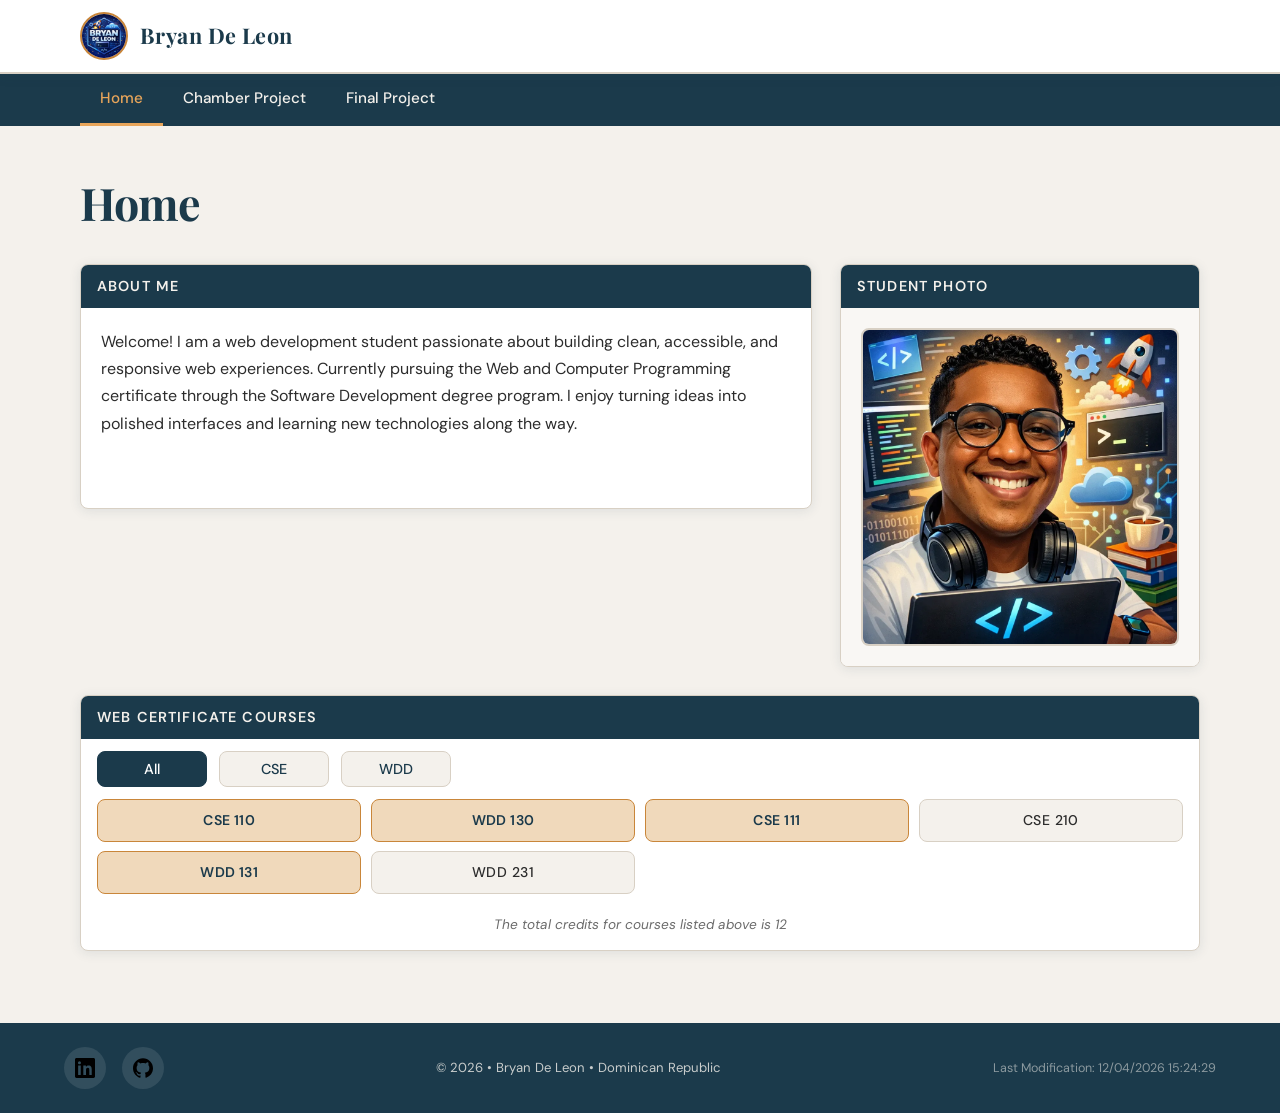
<file: index.html>
<!DOCTYPE html>
<html lang="en">
<head>
  <meta charset="UTF-8" />
  <meta name="viewport" content="width=device-width, initial-scale=1.0" />
  <meta name="description" content="WDD231 Course Home Page - Web Frontend Development Portfolio" />
  <meta name="author" content="Brayan De Leon" />
  
  <title>WDD231 | Home</title>

  
  <link rel="preconnect" href="https://fonts.googleapis.com" />
  <link rel="preconnect" href="https://fonts.gstatic.com" crossorigin />
  <link href="https://fonts.googleapis.com/css2?family=Playfair+Display:wght@600;700&family=DM+Sans:wght@300;400;500&display=swap" rel="stylesheet" />

  
  <link rel="stylesheet" href="styles/style.css" />
  <link rel="stylesheet" href="styles/style-mobile.css">

  <script src="scripts/script.js" defer></script>
</head>
<body>

 
  <header>
    <div class="header-inner">
      <div class="logo-area">
      
        <img src="images/logo.webp" alt="Bryan De Leon Logo" class="logo-img" />
        <span class="site-name">Bryan De Leon</span>
      </div>

    
      <button id="hamburger" class="hamburger" aria-label="Toggle navigation" aria-expanded="false">
        <span></span>
        <span></span>
        <span></span>
      </button>
    </div>
  </header>

 
  <nav id="main-nav" aria-label="Main navigation">
    <ul>
      <li><a href="index.html" class="active">Home</a></li>
      <li><a href="chamber/index.html">Chamber Project</a></li>
      <li><a href="final/index.html">Final Project</a></li>
    </ul>
  </nav>

  
 
  <main>
    <h1>Home</h1>

    <div class="main-grid">

     
      <section class="about-section card">
        <h2>About Me</h2>
        <p>
         
          Welcome! I am a web development student passionate about building clean, accessible, and
          responsive web experiences. Currently pursuing the Web and Computer Programming certificate
          through the Software Development degree program. I enjoy turning ideas into polished
          interfaces and learning new technologies along the way.
        </p>
      </section>

      
      <section class="photo-section card">
        <h2>Student Photo</h2>
        <div class="photo-wrapper">
        
          <img
            src="images/profile.webp"
            alt="Bryan De Leon - Student Photo"
            class="student-photo"
            width="300"
            height="380"
            loading="lazy"
          />
        </div>
      </section>

      
      <section class="courses-section card" id="courses-section">
        <h2>Web Certificate Courses</h2>

       
        <div class="filter-buttons" role="group" aria-label="Filter courses">
          <button class="filter-btn active" data-filter="all">All</button>
          <button class="filter-btn" data-filter="CSE">CSE</button>
          <button class="filter-btn" data-filter="WDD">WDD</button>
        </div>

        
        <div id="course-list" class="course-list"></div>

      
        <p class="credit-total" id="credit-total"></p>
      </section>

    </div>
  </main>


  <footer>

    
    <div class="social-links">
    
      <a href="https://linkedin.com/in/yourusername" target="_blank" rel="noopener noreferrer" aria-label="LinkedIn Profile">
        <svg viewBox="0 0 24 24" xmlns="http://www.w3.org/2000/svg" aria-hidden="true">
          <path d="M20.447 20.452H17.21v-5.569c0-1.327-.027-3.037-1.852-3.037-1.853 0-2.136 1.445-2.136 2.939v5.667H9.984V9h3.102v1.561h.046c.431-.816 1.484-1.676 3.054-1.676 3.267 0 3.869 2.15 3.869 4.945v6.622zM5.337 7.433a1.8 1.8 0 1 1 0-3.601 1.8 1.8 0 0 1 0 3.601zm1.555 13.019H3.782V9h3.11v11.452zM22.225 0H1.771C.792 0 0 .774 0 1.729v20.542C0 23.227.792 24 1.771 24h20.451C23.205 24 24 23.227 24 22.271V1.729C24 .774 23.205 0 22.225 0z"/>
        </svg>
      </a>

      <a href="https://github.com/yourusername" target="_blank" rel="noopener noreferrer" aria-label="GitHub Profile">
        <svg viewBox="0 0 24 24" xmlns="http://www.w3.org/2000/svg" aria-hidden="true">
          <path d="M12 .297c-6.63 0-12 5.373-12 12 0 5.303 3.438 9.8 8.205 11.385.6.113.82-.258.82-.577 0-.285-.01-1.04-.015-2.04-3.338.724-4.042-1.61-4.042-1.61C4.422 18.07 3.633 17.7 3.633 17.7c-1.087-.744.084-.729.084-.729 1.205.084 1.838 1.236 1.838 1.236 1.07 1.835 2.809 1.305 3.495.998.108-.776.417-1.305.76-1.605-2.665-.3-5.466-1.332-5.466-5.93 0-1.31.465-2.38 1.235-3.22-.135-.303-.54-1.523.105-3.176 0 0 1.005-.322 3.3 1.23.96-.267 1.98-.399 3-.405 1.02.006 2.04.138 3 .405 2.28-1.552 3.285-1.23 3.285-1.23.645 1.653.24 2.873.12 3.176.765.84 1.23 1.91 1.23 3.22 0 4.61-2.805 5.625-5.475 5.92.42.36.81 1.096.81 2.22 0 1.606-.015 2.896-.015 3.286 0 .315.21.69.825.57C20.565 22.092 24 17.592 24 12.297c0-6.627-5.373-12-12-12"/>
        </svg>
      </a>

  
   
    </div>

    
    <div class="footer-info">
      <p>
        &copy; <span id="currentyear"></span> &bull;
        Bryan De Leon &bull;
        Dominican Republic
      </p>
    </div>

    
    <div class="footer-modified">
      <p id="lastModified"></p>
    </div>

  </footer>

</body>
</html>
</file>
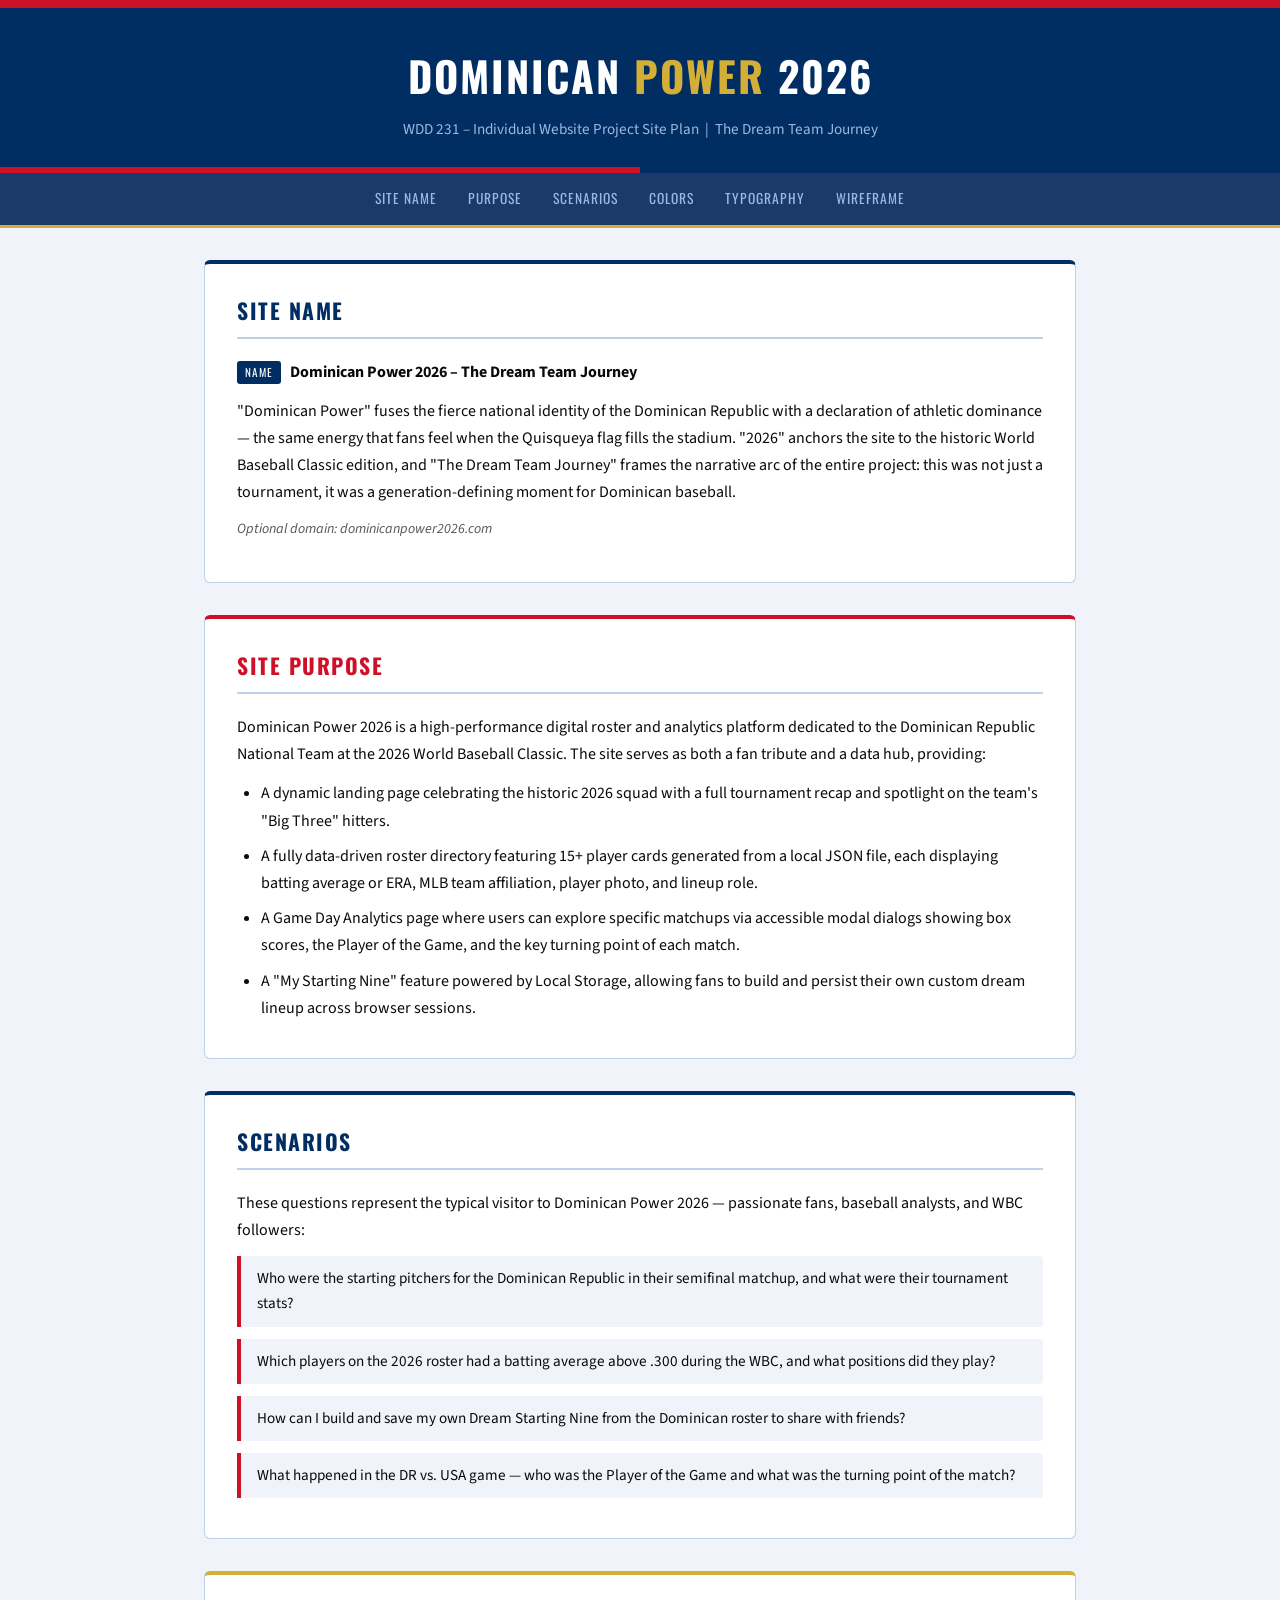
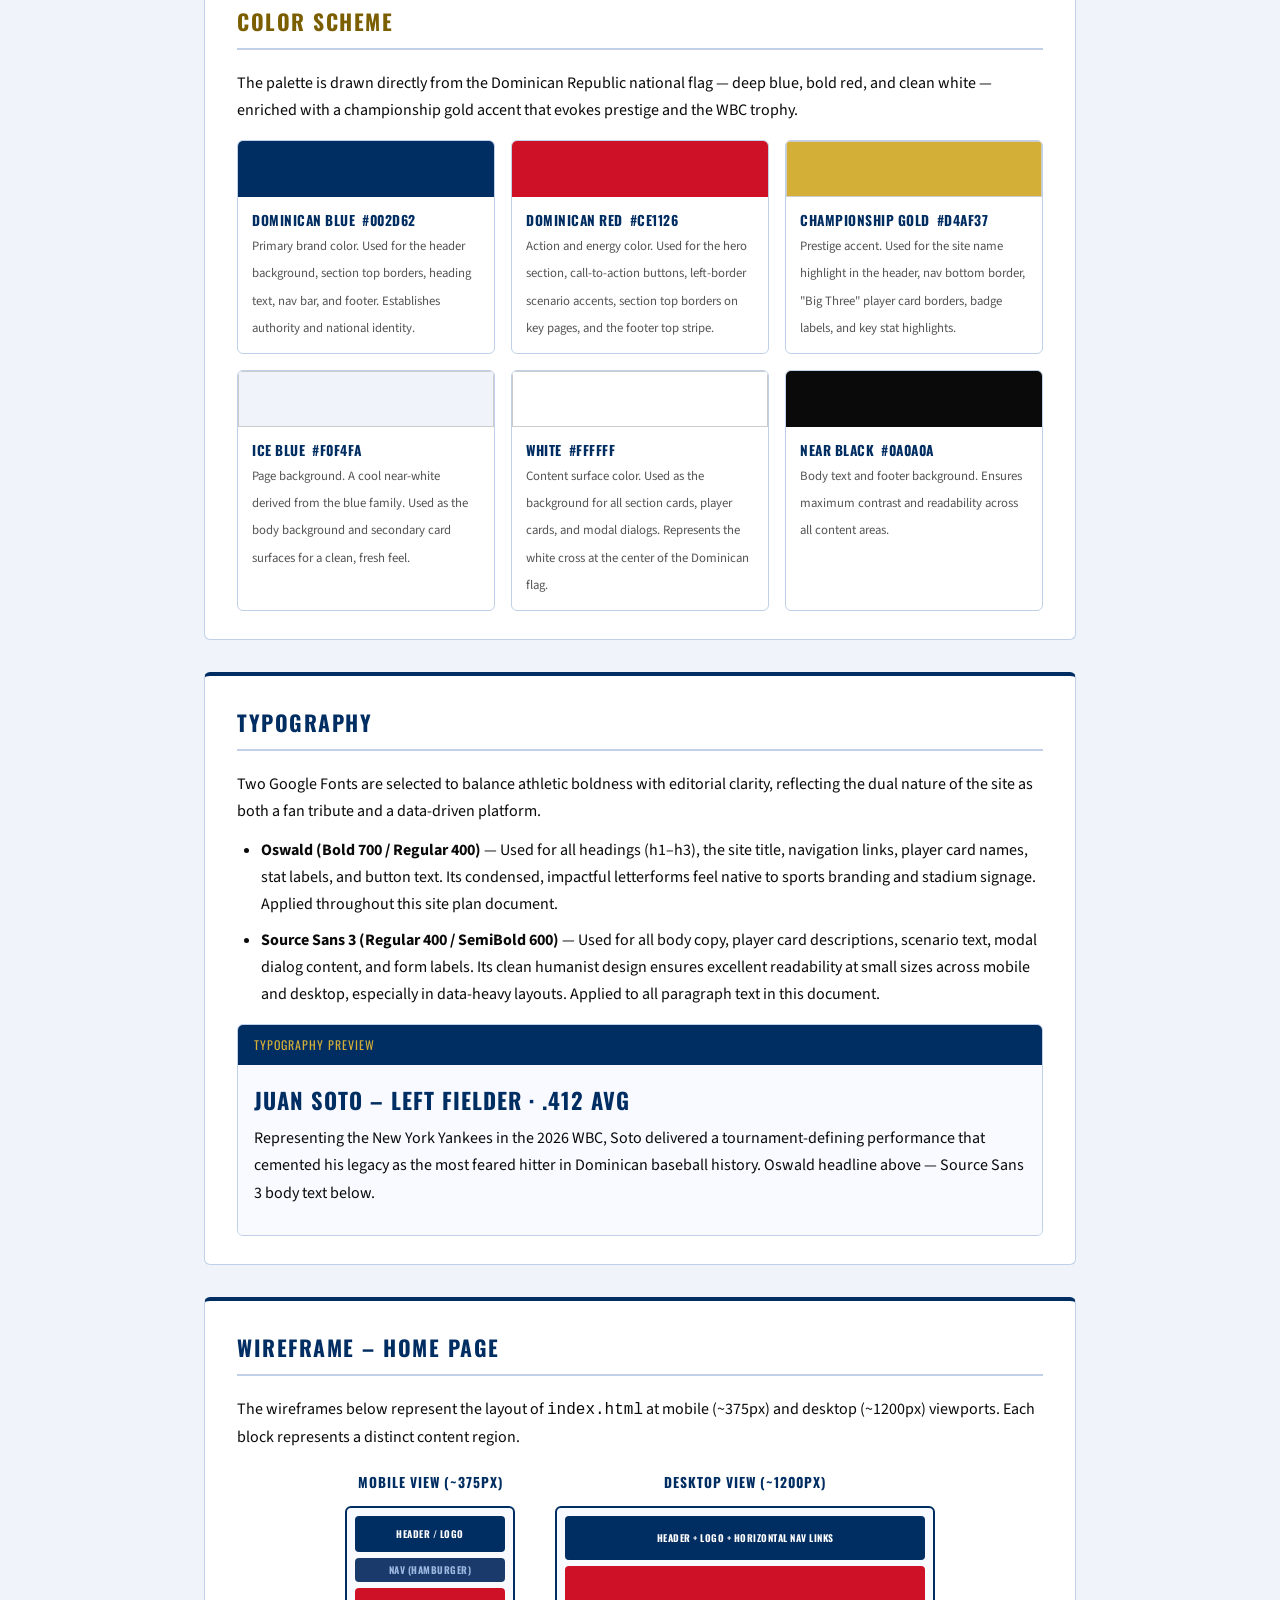
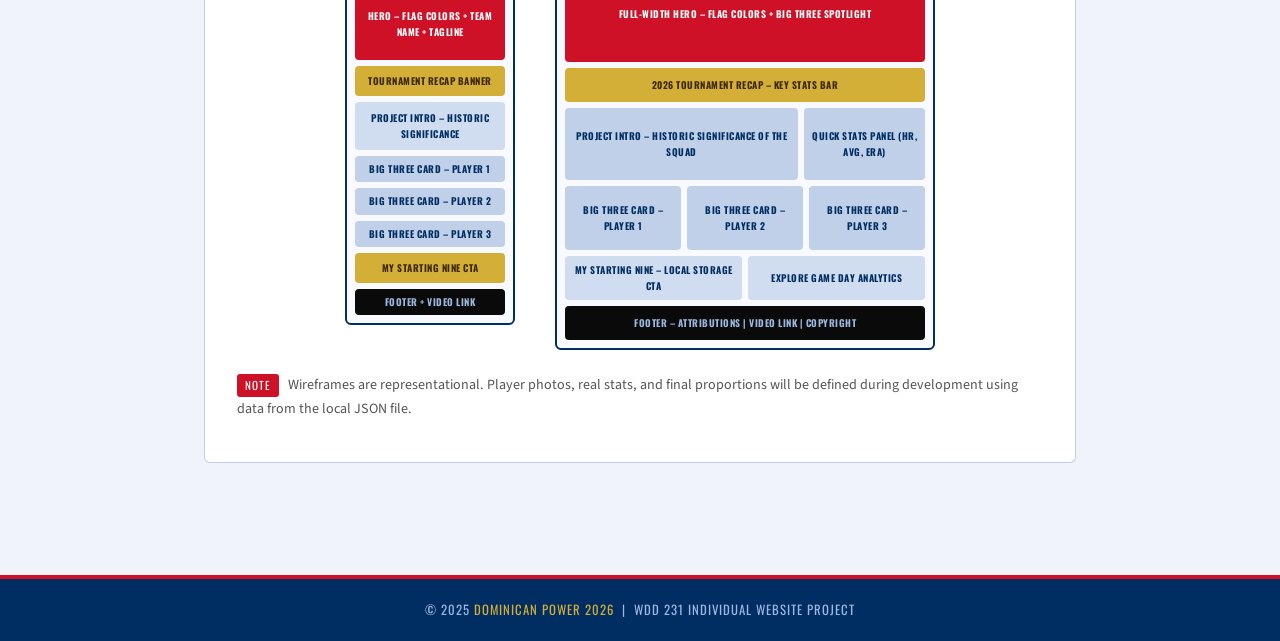
<file: Project_Site_Plan.HTML>
<!DOCTYPE html>
<html lang="en">
<head>
  <meta charset="UTF-8">
  <meta name="viewport" content="width=device-width, initial-scale=1.0">
  <meta name="description" content="Site plan for Dominican Power 2026 – a dynamic WBC roster and performance tracker for the Dominican Republic National Team.">
  <meta name="author" content="Your Name">
  <title>Dominican Power 2026 – Site Plan</title>
  <link rel="preconnect" href="https://fonts.googleapis.com">
  <link rel="preconnect" href="https://fonts.gstatic.com" crossorigin>
  <link href="https://fonts.googleapis.com/css2?family=Oswald:wght@400;700&family=Source+Sans+3:wght@400;600&display=swap" rel="stylesheet">
  <style>
    :root {
      --dr-blue:   #002D62;
      --dr-red:    #CE1126;
      --dr-white:  #FFFFFF;
      --dr-gold:   #D4AF37;
      --dr-light:  #F0F4FA;
      --dr-dark:   #0A0A0A;
      --dr-mid:    #1A3A6B;
      --dr-border: #BFD0E8;
      --font-heading: 'Oswald', sans-serif;
      --font-body:    'Source Sans 3', sans-serif;
    }

    *, *::before, *::after { box-sizing: border-box; margin: 0; padding: 0; }

    body {
      font-family: var(--font-body);
      background-color: var(--dr-light);
      color: var(--dr-dark);
      font-size: 16px;
      line-height: 1.7;
    }

    header {
      background-color: var(--dr-blue);
      color: var(--dr-white);
      overflow: hidden;
    }

    .header-stripe-top { height: 8px; background-color: var(--dr-red); }

    .header-inner {
      padding: 2rem 2rem 1.5rem;
      text-align: center;
    }

    header h1 {
      font-family: var(--font-heading);
      font-size: 2.6rem;
      font-weight: 700;
      letter-spacing: 2px;
      color: var(--dr-white);
      text-transform: uppercase;
    }

    header h1 span { color: var(--dr-gold); }

    header p {
      font-size: 0.95rem;
      margin-top: 0.4rem;
      color: #9DB8E0;
    }

    .header-stripe-bottom {
      height: 6px;
      background: linear-gradient(90deg, var(--dr-red) 50%, var(--dr-blue) 50%);
    }

    nav {
      background-color: var(--dr-mid);
      display: flex;
      justify-content: center;
      flex-wrap: wrap;
      gap: 0.25rem;
      padding: 0.6rem 1rem;
      border-bottom: 3px solid var(--dr-gold);
    }

    nav a {
      color: #9DB8E0;
      text-decoration: none;
      font-family: var(--font-heading);
      font-size: 0.85rem;
      font-weight: 400;
      letter-spacing: 1px;
      text-transform: uppercase;
      padding: 0.3rem 0.85rem;
      border-radius: 3px;
      transition: background 0.2s, color 0.2s;
    }

    nav a:hover {
      background-color: var(--dr-red);
      color: var(--dr-white);
    }

    main {
      max-width: 920px;
      margin: 2rem auto;
      padding: 0 1.5rem 3rem;
    }

    section {
      background-color: var(--dr-white);
      border: 1px solid var(--dr-border);
      border-top: 4px solid var(--dr-blue);
      border-radius: 6px;
      padding: 1.75rem 2rem;
      margin-bottom: 2rem;
    }

    section.red-accent   { border-top-color: var(--dr-red); }
    section.gold-accent  { border-top-color: var(--dr-gold); }

    section h2 {
      font-family: var(--font-heading);
      font-size: 1.35rem;
      font-weight: 700;
      text-transform: uppercase;
      letter-spacing: 1.5px;
      color: var(--dr-blue);
      border-bottom: 2px solid var(--dr-border);
      padding-bottom: 0.5rem;
      margin-bottom: 1.25rem;
    }

    section.red-accent h2  { color: var(--dr-red); }
    section.gold-accent h2 { color: #7A5E00; }

    section p { margin-bottom: 0.75rem; }

    .domain {
      font-size: 0.88rem;
      color: #555;
      font-style: italic;
      margin-top: 0.25rem;
    }

    ul { padding-left: 1.5rem; margin-top: 0.5rem; }
    ul li { margin-bottom: 0.5rem; }

    .badge {
      display: inline-block;
      background-color: var(--dr-blue);
      color: var(--dr-white);
      font-family: var(--font-heading);
      font-size: 0.7rem;
      letter-spacing: 1px;
      text-transform: uppercase;
      padding: 2px 8px;
      border-radius: 3px;
      margin-right: 6px;
      vertical-align: middle;
    }

    .badge.red  { background-color: var(--dr-red); }
    .badge.gold { background-color: var(--dr-gold); color: #3D2800; }

    .color-grid {
      display: grid;
      grid-template-columns: repeat(auto-fill, minmax(220px, 1fr));
      gap: 1rem;
      margin-top: 1rem;
    }

    .color-card {
      border: 1px solid var(--dr-border);
      border-radius: 6px;
      overflow: hidden;
    }

    .color-preview { height: 56px; }

    .color-info { padding: 0.75rem 0.9rem; }

    .color-info strong {
      display: block;
      font-family: var(--font-heading);
      font-size: 0.85rem;
      font-weight: 700;
      color: var(--dr-blue);
      text-transform: uppercase;
      letter-spacing: 0.5px;
    }

    .color-info span {
      font-size: 0.8rem;
      color: #555;
      line-height: 1.5;
    }

    .font-sample {
      margin-top: 1rem;
      border: 1px solid var(--dr-border);
      border-radius: 6px;
      overflow: hidden;
    }

    .font-sample-bar {
      background-color: var(--dr-blue);
      color: var(--dr-gold);
      padding: 0.6rem 1rem;
      font-family: var(--font-heading);
      font-size: 0.75rem;
      font-weight: 400;
      letter-spacing: 1px;
      text-transform: uppercase;
    }

    .font-sample-content {
      padding: 1rem;
      background-color: #F8FAFF;
    }

    .font-sample-h {
      font-family: var(--font-heading);
      font-size: 1.4rem;
      font-weight: 700;
      color: var(--dr-blue);
      text-transform: uppercase;
      letter-spacing: 1px;
      margin-bottom: 0.4rem;
    }

    .font-sample-b {
      font-family: var(--font-body);
      font-size: 1rem;
      color: var(--dr-dark);
      line-height: 1.7;
    }

    .wireframes {
      display: flex;
      flex-wrap: wrap;
      gap: 2.5rem;
      justify-content: center;
      margin-top: 1.25rem;
    }

    .wireframe-wrap { text-align: center; }

    .wireframe-wrap h3 {
      font-family: var(--font-heading);
      font-size: 0.85rem;
      font-weight: 700;
      text-transform: uppercase;
      letter-spacing: 1px;
      color: var(--dr-blue);
      margin-bottom: 0.75rem;
    }

    .wf {
      border: 2px solid var(--dr-blue);
      border-radius: 6px;
      background-color: #F8FAFF;
      padding: 8px;
      display: flex;
      flex-direction: column;
      gap: 6px;
    }

    .wf-mobile  { width: 170px; }
    .wf-desktop { width: 380px; }

    .wb {
      border-radius: 4px;
      display: flex;
      align-items: center;
      justify-content: center;
      font-size: 0.6rem;
      font-family: var(--font-heading);
      font-weight: 700;
      letter-spacing: 0.5px;
      text-transform: uppercase;
      padding: 5px 4px;
      text-align: center;
    }

    .wb-header  { background-color: var(--dr-blue); color: var(--dr-white); height: 36px; }
    .wb-nav     { background-color: var(--dr-mid);  color: #9DB8E0;         height: 24px; }
    .wb-hero    { background-color: var(--dr-red);  color: var(--dr-white); height: 72px; }
    .wb-gold    { background-color: var(--dr-gold); color: #3D2800;         height: 30px; }
    .wb-card    { background-color: var(--dr-border); color: var(--dr-blue); flex: 1; height: 58px; }
    .wb-section { background-color: #D0DCF0; color: var(--dr-blue);         height: 48px; }
    .wb-footer  { background-color: var(--dr-dark); color: #9DB8E0;         height: 26px; }
    .wb-row     { display: flex; gap: 6px; }

    .scenario-item {
      background-color: #F0F4FA;
      border-left: 4px solid var(--dr-red);
      border-radius: 0 4px 4px 0;
      padding: 0.6rem 1rem;
      margin-bottom: 0.75rem;
      font-family: var(--font-body);
      font-size: 0.95rem;
      color: var(--dr-dark);
    }

    footer {
      background-color: var(--dr-blue);
      color: #9DB8E0;
      text-align: center;
      padding: 1.25rem;
      font-family: var(--font-heading);
      font-size: 0.8rem;
      letter-spacing: 1px;
      text-transform: uppercase;
      border-top: 4px solid var(--dr-red);
    }

    footer span { color: var(--dr-gold); }

    @media (max-width: 600px) {
      header h1 { font-size: 1.8rem; }
      section { padding: 1.25rem 1rem; }
      .wf-desktop { width: 100%; max-width: 340px; }
    }
  </style>
</head>
<body>

<header>
  <div class="header-stripe-top"></div>
  <div class="header-inner">
    <h1>Dominican <span>Power</span> 2026</h1>
    <p>WDD 231 – Individual Website Project Site Plan &nbsp;|&nbsp; The Dream Team Journey</p>
  </div>
  <div class="header-stripe-bottom"></div>
</header>

<nav>
  <a href="#site-name">Site Name</a>
  <a href="#purpose">Purpose</a>
  <a href="#scenarios">Scenarios</a>
  <a href="#colors">Colors</a>
  <a href="#typography">Typography</a>
  <a href="#wireframe">Wireframe</a>
</nav>

<main>

  <section id="site-name">
    <h2>Site Name</h2>
    <p>
      <span class="badge">Name</span> <strong>Dominican Power 2026 – The Dream Team Journey</strong>
    </p>
    <p>
      "Dominican Power" fuses the fierce national identity of the Dominican Republic with a declaration of athletic dominance — the same energy that fans feel when the Quisqueya flag fills the stadium. "2026" anchors the site to the historic World Baseball Classic edition, and "The Dream Team Journey" frames the narrative arc of the entire project: this was not just a tournament, it was a generation-defining moment for Dominican baseball.
    </p>
    <p class="domain">Optional domain: dominicanpower2026.com</p>
  </section>

  <section id="purpose" class="red-accent">
    <h2>Site Purpose</h2>
    <p>
      Dominican Power 2026 is a high-performance digital roster and analytics platform dedicated to the Dominican Republic National Team at the 2026 World Baseball Classic. The site serves as both a fan tribute and a data hub, providing:
    </p>
    <ul>
      <li>A dynamic landing page celebrating the historic 2026 squad with a full tournament recap and spotlight on the team's "Big Three" hitters.</li>
      <li>A fully data-driven roster directory featuring 15+ player cards generated from a local JSON file, each displaying batting average or ERA, MLB team affiliation, player photo, and lineup role.</li>
      <li>A Game Day Analytics page where users can explore specific matchups via accessible modal dialogs showing box scores, the Player of the Game, and the key turning point of each match.</li>
      <li>A "My Starting Nine" feature powered by Local Storage, allowing fans to build and persist their own custom dream lineup across browser sessions.</li>
    </ul>
  </section>

  <section id="scenarios">
    <h2>Scenarios</h2>
    <p>These questions represent the typical visitor to Dominican Power 2026 — passionate fans, baseball analysts, and WBC followers:</p>

    <div class="scenario-item">Who were the starting pitchers for the Dominican Republic in their semifinal matchup, and what were their tournament stats?</div>
    <div class="scenario-item">Which players on the 2026 roster had a batting average above .300 during the WBC, and what positions did they play?</div>
    <div class="scenario-item">How can I build and save my own Dream Starting Nine from the Dominican roster to share with friends?</div>
    <div class="scenario-item">What happened in the DR vs. USA game — who was the Player of the Game and what was the turning point of the match?</div>
  </section>

  <section id="colors" class="gold-accent">
    <h2>Color Scheme</h2>
    <p>
      The palette is drawn directly from the Dominican Republic national flag — deep blue, bold red, and clean white — enriched with a championship gold accent that evokes prestige and the WBC trophy.
    </p>

    <div class="color-grid">

      <div class="color-card">
        <div class="color-preview" style="background-color: #002D62;"></div>
        <div class="color-info">
          <strong>Dominican Blue &nbsp;#002D62</strong>
          <span>Primary brand color. Used for the header background, section top borders, heading text, nav bar, and footer. Establishes authority and national identity.</span>
        </div>
      </div>

      <div class="color-card">
        <div class="color-preview" style="background-color: #CE1126;"></div>
        <div class="color-info">
          <strong>Dominican Red &nbsp;#CE1126</strong>
          <span>Action and energy color. Used for the hero section, call-to-action buttons, left-border scenario accents, section top borders on key pages, and the footer top stripe.</span>
        </div>
      </div>

      <div class="color-card">
        <div class="color-preview" style="background-color: #D4AF37; border: 1px solid #ccc;"></div>
        <div class="color-info">
          <strong>Championship Gold &nbsp;#D4AF37</strong>
          <span>Prestige accent. Used for the site name highlight in the header, nav bottom border, "Big Three" player card borders, badge labels, and key stat highlights.</span>
        </div>
      </div>

      <div class="color-card">
        <div class="color-preview" style="background-color: #F0F4FA; border: 1px solid #ccc;"></div>
        <div class="color-info">
          <strong>Ice Blue &nbsp;#F0F4FA</strong>
          <span>Page background. A cool near-white derived from the blue family. Used as the body background and secondary card surfaces for a clean, fresh feel.</span>
        </div>
      </div>

      <div class="color-card">
        <div class="color-preview" style="background-color: #FFFFFF; border: 1px solid #ccc;"></div>
        <div class="color-info">
          <strong>White &nbsp;#FFFFFF</strong>
          <span>Content surface color. Used as the background for all section cards, player cards, and modal dialogs. Represents the white cross at the center of the Dominican flag.</span>
        </div>
      </div>

      <div class="color-card">
        <div class="color-preview" style="background-color: #0A0A0A;"></div>
        <div class="color-info">
          <strong>Near Black &nbsp;#0A0A0A</strong>
          <span>Body text and footer background. Ensures maximum contrast and readability across all content areas.</span>
        </div>
      </div>

    </div>
  </section>

  <section id="typography">
    <h2>Typography</h2>
    <p>
      Two Google Fonts are selected to balance athletic boldness with editorial clarity, reflecting the dual nature of the site as both a fan tribute and a data-driven platform.
    </p>
    <ul>
      <li>
        <strong>Oswald (Bold 700 / Regular 400)</strong> — Used for all headings (h1–h3), the site title, navigation links, player card names, stat labels, and button text. Its condensed, impactful letterforms feel native to sports branding and stadium signage. Applied throughout this site plan document.
      </li>
      <li>
        <strong>Source Sans 3 (Regular 400 / SemiBold 600)</strong> — Used for all body copy, player card descriptions, scenario text, modal dialog content, and form labels. Its clean humanist design ensures excellent readability at small sizes across mobile and desktop, especially in data-heavy layouts. Applied to all paragraph text in this document.
      </li>
    </ul>

    <div class="font-sample">
      <div class="font-sample-bar">Typography Preview</div>
      <div class="font-sample-content">
        <p class="font-sample-h">Juan Soto – Left Fielder · .412 AVG</p>
        <p class="font-sample-b">
          Representing the New York Yankees in the 2026 WBC, Soto delivered a tournament-defining performance that cemented his legacy as the most feared hitter in Dominican baseball history. Oswald headline above — Source Sans 3 body text below.
        </p>
      </div>
    </div>
  </section>

  <section id="wireframe">
    <h2>Wireframe – Home Page</h2>
    <p>
      The wireframes below represent the layout of <code>index.html</code> at mobile (~375px) and desktop (~1200px) viewports. Each block represents a distinct content region.
    </p>

    <div class="wireframes">

      <div class="wireframe-wrap">
        <h3>Mobile View (~375px)</h3>
        <div class="wf wf-mobile">
          <div class="wb wb-header">Header / Logo</div>
          <div class="wb wb-nav">Nav (Hamburger)</div>
          <div class="wb wb-hero">Hero – Flag Colors + Team Name + Tagline</div>
          <div class="wb wb-gold">Tournament Recap Banner</div>
          <div class="wb wb-section">Project Intro – Historic Significance</div>
          <div class="wb wb-card">Big Three Card – Player 1</div>
          <div class="wb wb-card">Big Three Card – Player 2</div>
          <div class="wb wb-card">Big Three Card – Player 3</div>
          <div class="wb wb-gold">My Starting Nine CTA</div>
          <div class="wb wb-footer">Footer + Video Link</div>
        </div>
      </div>

      <div class="wireframe-wrap">
        <h3>Desktop View (~1200px)</h3>
        <div class="wf wf-desktop">
          <div class="wb wb-header" style="height:44px;">Header + Logo + Horizontal Nav Links</div>
          <div class="wb wb-hero" style="height:96px;">Full-Width Hero – Flag Colors + Big Three Spotlight</div>
          <div class="wb wb-gold" style="height:34px;">2026 Tournament Recap – Key Stats Bar</div>
          <div class="wb-row">
            <div class="wb wb-card" style="flex:2; height:72px;">Project Intro – Historic Significance of the Squad</div>
            <div class="wb wb-card" style="flex:1; height:72px;">Quick Stats Panel (HR, AVG, ERA)</div>
          </div>
          <div class="wb-row">
            <div class="wb wb-card" style="flex:1; height:64px;">Big Three Card – Player 1</div>
            <div class="wb wb-card" style="flex:1; height:64px;">Big Three Card – Player 2</div>
            <div class="wb wb-card" style="flex:1; height:64px;">Big Three Card – Player 3</div>
          </div>
          <div class="wb-row">
            <div class="wb wb-section" style="flex:1; height:44px;">My Starting Nine – Local Storage CTA</div>
            <div class="wb wb-section" style="flex:1; height:44px;">Explore Game Day Analytics</div>
          </div>
          <div class="wb wb-footer" style="height:34px;">Footer – Attributions | Video Link | Copyright</div>
        </div>
      </div>

    </div>

    <p style="margin-top:1.5rem; font-size:0.88rem; color:#555;">
      <span class="badge red">Note</span>
      Wireframes are representational. Player photos, real stats, and final proportions will be defined during development using data from the local JSON file.
    </p>
  </section>

</main>

<footer>
  <p>&copy; 2025 <span>Dominican Power 2026</span> &nbsp;|&nbsp; WDD 231 Individual Website Project</p>
</footer>

</body>
</html>
</file>
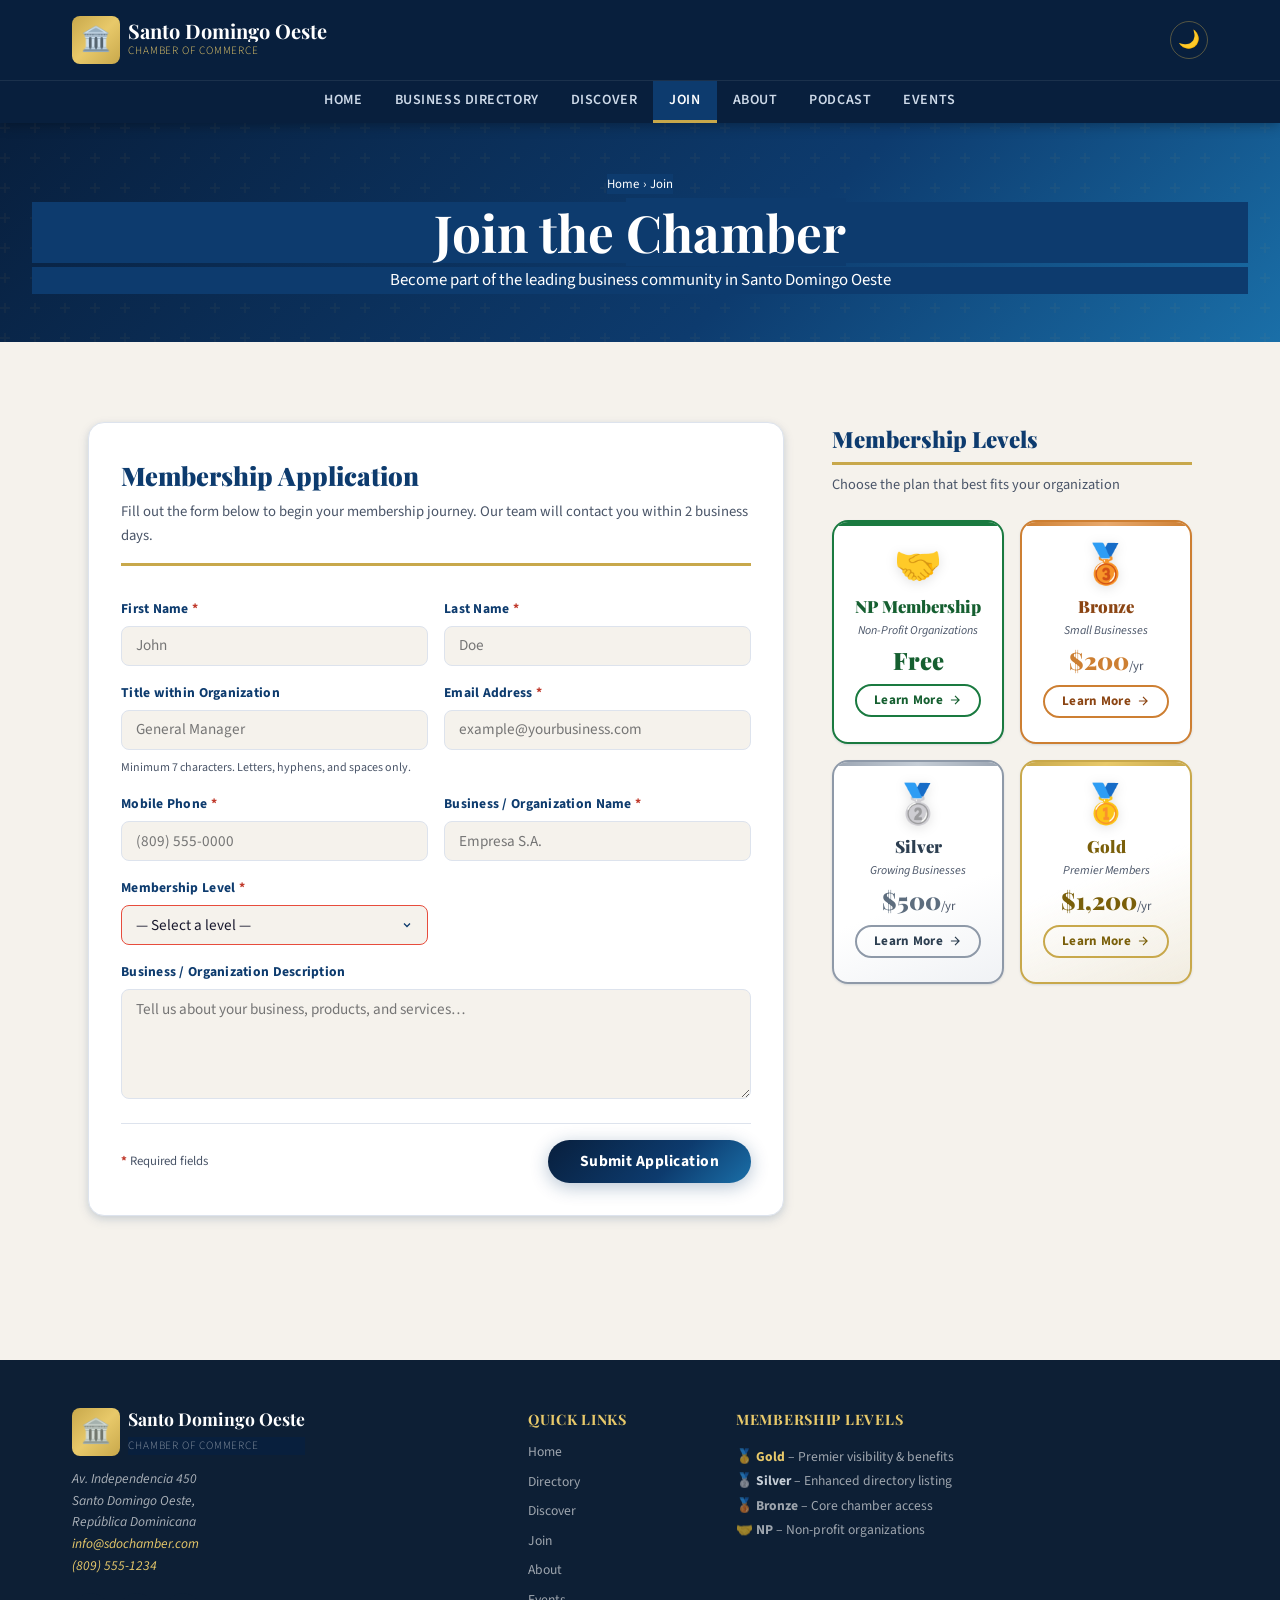
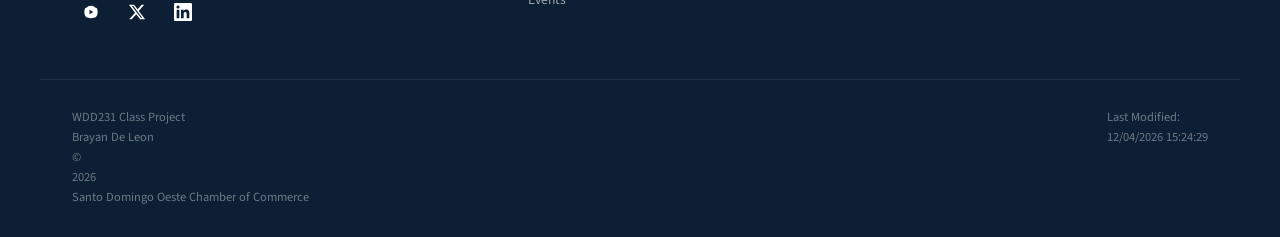
<file: chamber/join.html>
<!DOCTYPE html>
<html lang="en">
<head>
  <meta charset="UTF-8">
  <meta name="viewport" content="width=device-width, initial-scale=1.0">
  <meta name="description" content="Join the Santo Domingo Oeste Chamber of Commerce. Apply for membership and connect with local businesses in our growing community.">
  <meta name="author" content="Brayan De Leon">
  <title>Join Us | Santo Domingo Oeste Chamber of Commerce</title>

  <link rel="icon" type="image/svg+xml" href="images/favicon.svg">
  <link rel="icon" type="image/png" sizes="32x32" href="images/favicon-32.png">

  <meta property="og:title" content="Join | Santo Domingo Oeste Chamber of Commerce">
  <meta property="og:description" content="Apply for membership and connect with local businesses in Santo Domingo Oeste.">
  <meta property="og:image" content="https://bryanW03.github.io/wdd231/chamber/images/logo.webp">
  <meta property="og:url" content="https://bryanW03.github.io/wdd231/chamber/join.html">
  <meta property="og:type" content="website">

  <link rel="preconnect" href="https://fonts.googleapis.com">
  <link rel="preconnect" href="https://fonts.gstatic.com" crossorigin>
  <link href="https://fonts.googleapis.com/css2?family=Playfair+Display:wght@700;900&family=Source+Sans+3:wght@300;400;600;700&display=swap" rel="stylesheet">

  <link rel="stylesheet" href="styles/normalize_style.css">
  <link rel="stylesheet" href="styles/small_style.css">
  <link rel="stylesheet" href="styles/large_style.css">
  <link rel="stylesheet" href="styles/join_style.css">
  <script src="scripts/script.js" defer></script>
  <script src="scripts/join.js" defer></script>
</head>

<body>

  <a href="#main-content" class="skip-link">Skip to main content</a>

  <header id="main-header">
    <div class="header-inner">
      <a href="index.html" class="logo-group" aria-label="Santo Domingo Oeste Chamber of Commerce - Home">
        <div class="logo-icon" aria-hidden="true">🏛️</div>
        <div class="logo-text">
          <span class="logo-title">Santo Domingo Oeste</span>
          <span class="logo-subtitle">Chamber of Commerce</span>
        </div>
      </a>
      <div class="header-controls">
        <button id="dark-mode-toggle" aria-label="Switch to dark mode" title="Toggle dark mode">🌙</button>
        <button id="menu-toggle" aria-label="Open navigation menu" aria-expanded="false" aria-controls="main-nav">
          <span class="hamburger-line"></span>
          <span class="hamburger-line"></span>
          <span class="hamburger-line"></span>
        </button>
      </div>
    </div>
    <nav id="main-nav" aria-label="Primary navigation">
      <ul>
        <li><a href="index.html">Home</a></li>
        <li><a href="directory.html">Business Directory</a></li>
        <li><a href="discover.html">Discover</a></li>
        <li><a href="join.html" aria-current="page">Join</a></li>
        <li><a href="about.html">About</a></li>
        <li><a href="podcast.html">Podcast</a></li>
        <li><a href="events.html">Events</a></li>
      </ul>
    </nav>
  </header>

  <section class="page-banner" aria-labelledby="banner-heading">
    <div class="page-banner-content">
      <nav class="breadcrumb" aria-label="Breadcrumb">
        <a href="index.html">Home</a>
        <span aria-hidden="true">›</span>
        <span aria-current="page">Join</span>
      </nav>
      <h1 id="banner-heading">Join the <span>Chamber</span></h1>
      <p>Become part of the leading business community in Santo Domingo Oeste</p>
    </div>
  </section>

  <main id="main-content">
    <div class="join-wrapper">

      <section class="form-section" aria-labelledby="form-heading">
        <div class="form-header">
          <h2 id="form-heading">Membership Application</h2>
          <p>Fill out the form below to begin your membership journey. Our team will contact you within 2 business days.</p>
        </div>

        <form id="join-form" method="get" action="thankyou.html" novalidate>

          <label class="form-field" for="first-name">
            <span class="field-label">First Name <span class="required-mark" aria-hidden="true">*</span></span>
            <input
              type="text"
              id="first-name"
              name="firstName"
              title="Enter your first name"
              autocomplete="given-name"
              required
              placeholder="John">
          </label>

          <label class="form-field" for="last-name">
            <span class="field-label">Last Name <span class="required-mark" aria-hidden="true">*</span></span>
            <input
              type="text"
              id="last-name"
              name="lastName"
              title="Enter your last name"
              autocomplete="family-name"
              required
              placeholder="Doe">
          </label>

          <label class="form-field" for="org-title">
            <span class="field-label">Title within Organization</span>
            <input
              type="text"
              id="org-title"
              name="orgTitle"
              title="Enter your title within your organization (minimum 7 characters, letters, hyphens, and spaces only)"
              autocomplete="organization-title"
              pattern="[A-Za-záéíóúÁÉÍÓÚüÜñÑ\- ]{7,}"
              placeholder="General Manager">
            <span class="field-hint">Minimum 7 characters. Letters, hyphens, and spaces only.</span>
          </label>

          <label class="form-field" for="email">
            <span class="field-label">Email Address <span class="required-mark" aria-hidden="true">*</span></span>
            <input
              type="email"
              id="email"
              name="email"
              title="Enter a valid email address"
              autocomplete="email"
              required
              placeholder="example@yourbusiness.com">
          </label>

          <label class="form-field" for="phone">
            <span class="field-label">Mobile Phone <span class="required-mark" aria-hidden="true">*</span></span>
            <input
              type="tel"
              id="phone"
              name="phone"
              title="Enter your mobile phone number"
              autocomplete="tel"
              required
              placeholder="(809) 555-0000">
          </label>

          <label class="form-field" for="business-name">
            <span class="field-label">Business / Organization Name <span class="required-mark" aria-hidden="true">*</span></span>
            <input
              type="text"
              id="business-name"
              name="businessName"
              title="Enter your business or organization name"
              autocomplete="organization"
              required
              placeholder="Empresa S.A.">
          </label>

          <label class="form-field" for="membership-level">
            <span class="field-label">Membership Level <span class="required-mark" aria-hidden="true">*</span></span>
            <select
              id="membership-level"
              name="membershipLevel"
              title="Select a membership level"
              required>
              <option value="" disabled selected>— Select a level —</option>
              <option value="np">NP Membership – Non-Profit (Free)</option>
              <option value="bronze">Bronze Membership</option>
              <option value="silver">Silver Membership</option>
              <option value="gold">Gold Membership</option>
            </select>
          </label>

          <label class="form-field form-field--full" for="description">
            <span class="field-label">Business / Organization Description</span>
            <textarea
              id="description"
              name="description"
              title="Briefly describe your business or organization"
              rows="4"
              placeholder="Tell us about your business, products, and services…"></textarea>
          </label>

          <input
            type="hidden"
            id="timestamp"
            name="timestamp">

          <div class="form-footer">
            <p class="required-note"><span class="required-mark" aria-hidden="true">*</span> Required fields</p>
            <input type="submit" value="Submit Application" class="btn-submit">
          </div>

        </form>
      </section>

      <aside class="membership-cards-section" aria-labelledby="levels-heading">
        <h2 id="levels-heading" class="levels-heading">Membership Levels</h2>
        <p class="levels-subheading">Choose the plan that best fits your organization</p>

        <div class="membership-cards-grid">

          <article class="membership-card membership-card--np card-delay-1">
            <div class="card-icon" aria-hidden="true">🤝</div>
            <div class="card-content">
              <h3 class="card-title">NP Membership</h3>
              <p class="card-subtitle">Non-Profit Organizations</p>
              <p class="card-price">Free</p>
              <button class="card-info-btn" aria-haspopup="dialog" data-modal="modal-np">
                Learn More
                <svg viewBox="0 0 24 24" fill="none" stroke="currentColor" stroke-width="2" width="14" height="14" aria-hidden="true"><path d="M5 12h14M12 5l7 7-7 7"/></svg>
              </button>
            </div>
          </article>

          <article class="membership-card membership-card--bronze card-delay-2">
            <div class="card-icon" aria-hidden="true">🥉</div>
            <div class="card-content">
              <h3 class="card-title">Bronze</h3>
              <p class="card-subtitle">Small Businesses</p>
              <p class="card-price">$200<span>/yr</span></p>
              <button class="card-info-btn" aria-haspopup="dialog" data-modal="modal-bronze">
                Learn More
                <svg viewBox="0 0 24 24" fill="none" stroke="currentColor" stroke-width="2" width="14" height="14" aria-hidden="true"><path d="M5 12h14M12 5l7 7-7 7"/></svg>
              </button>
            </div>
          </article>

          <article class="membership-card membership-card--silver card-delay-3">
            <div class="card-icon" aria-hidden="true">🥈</div>
            <div class="card-content">
              <h3 class="card-title">Silver</h3>
              <p class="card-subtitle">Growing Businesses</p>
              <p class="card-price">$500<span>/yr</span></p>
              <button class="card-info-btn" aria-haspopup="dialog" data-modal="modal-silver">
                Learn More
                <svg viewBox="0 0 24 24" fill="none" stroke="currentColor" stroke-width="2" width="14" height="14" aria-hidden="true"><path d="M5 12h14M12 5l7 7-7 7"/></svg>
              </button>
            </div>
          </article>

          <article class="membership-card membership-card--gold card-delay-4">
            <div class="card-icon" aria-hidden="true">🥇</div>
            <div class="card-content">
              <h3 class="card-title">Gold</h3>
              <p class="card-subtitle">Premier Members</p>
              <p class="card-price">$1,200<span>/yr</span></p>
              <button class="card-info-btn" aria-haspopup="dialog" data-modal="modal-gold">
                Learn More
                <svg viewBox="0 0 24 24" fill="none" stroke="currentColor" stroke-width="2" width="14" height="14" aria-hidden="true"><path d="M5 12h14M12 5l7 7-7 7"/></svg>
              </button>
            </div>
          </article>

        </div>
      </aside>

    </div>
  </main>

  <dialog id="modal-np" class="membership-modal" aria-labelledby="modal-np-title">
    <div class="modal-inner">
      <button class="modal-close" aria-label="Close modal">✕</button>
      <div class="modal-header modal-header--np">
        <span class="modal-icon" aria-hidden="true">🤝</span>
        <div>
          <h2 id="modal-np-title">NP Membership</h2>
          <p class="modal-price">Free — Non-Profit Organizations</p>
        </div>
      </div>
      <ul class="modal-benefits">
        <li>✅ Directory listing in the member portal</li>
        <li>✅ Access to monthly networking events</li>
        <li>✅ Chamber newsletter subscription</li>
        <li>✅ Certificate of membership</li>
        <li>✅ Access to online business resources</li>
        <li>✅ Eligibility for community grant announcements</li>
      </ul>
      <button class="modal-cta" data-select-level="np" data-close-modal="modal-np">Select This Plan</button>
    </div>
  </dialog>

  <dialog id="modal-bronze" class="membership-modal" aria-labelledby="modal-bronze-title">
    <div class="modal-inner">
      <button class="modal-close" aria-label="Close modal">✕</button>
      <div class="modal-header modal-header--bronze">
        <span class="modal-icon" aria-hidden="true">🥉</span>
        <div>
          <h2 id="modal-bronze-title">Bronze Membership</h2>
          <p class="modal-price">$200 / year</p>
        </div>
      </div>
      <ul class="modal-benefits">
        <li>✅ All NP benefits included</li>
        <li>✅ Enhanced directory listing with logo</li>
        <li>✅ 10% discount on chamber events</li>
        <li>✅ Access to business training workshops</li>
        <li>✅ Referral network participation</li>
        <li>✅ Social media shoutout on joining</li>
        <li>✅ Voting rights at annual meetings</li>
      </ul>
      <button class="modal-cta modal-cta--bronze" data-select-level="bronze" data-close-modal="modal-bronze">Select This Plan</button>
    </div>
  </dialog>

  <dialog id="modal-silver" class="membership-modal" aria-labelledby="modal-silver-title">
    <div class="modal-inner">
      <button class="modal-close" aria-label="Close modal">✕</button>
      <div class="modal-header modal-header--silver">
        <span class="modal-icon" aria-hidden="true">🥈</span>
        <div>
          <h2 id="modal-silver-title">Silver Membership</h2>
          <p class="modal-price">$500 / year</p>
        </div>
      </div>
      <ul class="modal-benefits">
        <li>✅ All Bronze benefits included</li>
        <li>✅ Featured spotlight on chamber homepage (rotational)</li>
        <li>✅ 20% discount on all chamber events</li>
        <li>✅ Free table at the Annual Business Expo</li>
        <li>✅ Priority placement in the member directory</li>
        <li>✅ Access to exclusive Silver/Gold networking dinners</li>
        <li>✅ Monthly digital advertising placement</li>
        <li>✅ Business profile featured in newsletter</li>
      </ul>
      <button class="modal-cta modal-cta--silver" data-select-level="silver" data-close-modal="modal-silver">Select This Plan</button>
    </div>
  </dialog>

  <dialog id="modal-gold" class="membership-modal" aria-labelledby="modal-gold-title">
    <div class="modal-inner">
      <button class="modal-close" aria-label="Close modal">✕</button>
      <div class="modal-header modal-header--gold">
        <span class="modal-icon" aria-hidden="true">🥇</span>
        <div>
          <h2 id="modal-gold-title">Gold Membership</h2>
          <p class="modal-price">$1,200 / year — Premier Benefits</p>
        </div>
      </div>
      <ul class="modal-benefits">
        <li>⭐ All Silver benefits included</li>
        <li>⭐ Permanent spotlight position on the homepage</li>
        <li>⭐ Free admission to ALL chamber events (up to 3 guests)</li>
        <li>⭐ Top placement in member directory with Gold badge</li>
        <li>⭐ Dedicated advertising banner on the chamber website</li>
        <li>⭐ Featured speaker opportunity at annual gala</li>
        <li>⭐ Co-branding on chamber marketing materials</li>
        <li>⭐ Exclusive invitation to VIP leadership roundtables</li>
        <li>⭐ Priority support from the chamber team</li>
      </ul>
      <button class="modal-cta modal-cta--gold" data-select-level="gold" data-close-modal="modal-gold">Select This Plan</button>
    </div>
  </dialog>

  <footer id="main-footer">
    <div class="footer-top">

      <div class="footer-brand">
        <div class="logo-group footer-logo-group">
          <div class="logo-icon" aria-hidden="true">🏛️</div>
          <div class="logo-text">
            <span class="logo-title">Santo Domingo Oeste</span>
            <span class="logo-subtitle footer-logo-subtitle">Chamber of Commerce</span>
          </div>
        </div>
        <div class="footer-contact">
          <address>
            <p>Av. Independencia 450<br>
               Santo Domingo Oeste,<br>
               República Dominicana</p>
            <p>
              <a href="mailto:info@sdochamber.com">info@sdochamber.com</a><br>
              <a href="tel:+18095551234">(809) 555-1234</a>
            </p>
          </address>
        </div>
        <nav class="footer-social" aria-label="Social media links">
          <a href="https://youtube.com" class="social-link" target="_blank" rel="noopener noreferrer" aria-label="YouTube">
            <svg viewBox="0 0 24 24" width="18" height="18" fill="currentColor" aria-hidden="true"><path d="M19.59 6.69a4.83 4.83 0 01-3.77-2.47 12.38 12.38 0 00-7.64 0A4.83 4.83 0 014.41 6.69 11.49 11.49 0 003 12a11.49 11.49 0 001.41 5.31 4.83 4.83 0 003.77 2.47 12.38 12.38 0 007.64 0 4.83 4.83 0 003.77-2.47A11.49 11.49 0 0021 12a11.49 11.49 0 00-1.41-5.31zM10 15V9l5 3z"/></svg>
          </a>
          <a href="https://twitter.com" class="social-link" target="_blank" rel="noopener noreferrer" aria-label="Twitter / X">
            <svg viewBox="0 0 24 24" width="18" height="18" fill="currentColor" aria-hidden="true"><path d="M18.244 2.25h3.308l-7.227 8.26 8.502 11.24H16.17l-5.214-6.817L4.99 21.75H1.68l7.73-8.835L1.254 2.25H8.08l4.713 6.231zm-1.161 17.52h1.833L7.084 4.126H5.117z"/></svg>
          </a>
          <a href="https://linkedin.com" class="social-link" target="_blank" rel="noopener noreferrer" aria-label="LinkedIn">
            <svg viewBox="0 0 24 24" width="18" height="18" fill="currentColor" aria-hidden="true"><path d="M20.447 20.452h-3.554v-5.569c0-1.328-.027-3.037-1.852-3.037-1.853 0-2.136 1.445-2.136 2.939v5.667H9.351V9h3.414v1.561h.046c.477-.9 1.637-1.85 3.37-1.85 3.601 0 4.267 2.37 4.267 5.455v6.286zM5.337 7.433a2.062 2.062 0 01-2.063-2.065 2.064 2.064 0 112.063 2.065zm1.782 13.019H3.555V9h3.564v11.452zM22.225 0H1.771C.792 0 0 .774 0 1.729v20.542C0 23.227.792 24 1.771 24h20.451C23.2 24 24 23.227 24 22.271V1.729C24 .774 23.2 0 22.222 0h.003z"/></svg>
          </a>
        </nav>
      </div>

      <nav class="footer-nav" aria-label="Footer navigation">
        <h2>Quick Links</h2>
        <ul>
          <li><a href="index.html">Home</a></li>
          <li><a href="directory.html">Directory</a></li>
          <li><a href="discover.html">Discover</a></li>
          <li><a href="join.html">Join</a></li>
          <li><a href="about.html">About</a></li>
          <li><a href="events.html">Events</a></li>
        </ul>
      </nav>

      <div class="footer-info">
        <h2>Membership Levels</h2>
        <p class="footer-membership-text">
          🥇 <strong class="footer-gold">Gold</strong> – Premier visibility &amp; benefits<br>
          🥈 <strong class="footer-silver">Silver</strong> – Enhanced directory listing<br>
          🥉 <strong>Bronze</strong> – Core chamber access<br>
          🤝 <strong>NP</strong> – Non-profit organizations
        </p>
      </div>

    </div>

    <div class="footer-bottom">
      <div class="footer-bottom-inner">
        <p class="footer-dev-info">
          <span>WDD231 Class Project</span>
          <span>Brayan De Leon</span>
          <span>© <span id="copyright-year"></span> Santo Domingo Oeste Chamber of Commerce</span>
        </p>
        <p class="footer-dev-info">
          Last Modified: <span id="last-modified"></span>
        </p>
      </div>
    </div>
  </footer>

</body>
</html>
</file>
<file: styles/style.css>
:root {
  --clr-bg:          #F4F1EC;
  --clr-surface:     #FFFFFF;
  --clr-primary:     #1B3A4B;
  --clr-accent:      #C9863A;
  --clr-accent-nav:  #E8A55A;
  --clr-accent-light:#F0D9BB;
  --clr-text:        #2C2C2C;
  --clr-text-muted:  #6B6B6B;
  --clr-nav-bg:      #1B3A4B;
  --clr-nav-text:    #F4F1EC;
  --clr-nav-active:  #E8A55A;
  --clr-border:      #D8D0C4;
  --clr-footer-bg:   #1B3A4B;
  --clr-footer-text: #F4F1EC;

  --font-display:    'Playfair Display', Georgia, serif;
  --font-body:       'DM Sans', sans-serif;

  --radius:          8px;
  --shadow:          0 2px 12px rgba(27, 58, 75, 0.10);
  --transition:      0.25s ease;
}


*, *::before, *::after {
  box-sizing: border-box;
  margin: 0;
  padding: 0;
}

html {
  font-size: 16px;
  scroll-behavior: smooth;
}

body {
  font-family: var(--font-body);
  background-color: var(--clr-bg);
  color: var(--clr-text);
  line-height: 1.65;
  min-width: 320px;
}

img {
  max-width: 100%;
  height: auto;
  display: block;
}

a {
  color: inherit;
  text-decoration: none;
}

ul {
  list-style: none;
}

button {
  cursor: pointer;
  font-family: var(--font-body);
}


header {
  background-color: var(--clr-surface);
  border-bottom: 2px solid var(--clr-border);
  position: sticky;
  top: 0;
  z-index: 100;
  box-shadow: var(--shadow);
}

.header-inner {
  display: flex;
  align-items: center;
  justify-content: space-between;
  padding: 0.75rem 1.25rem;
}

.logo-area {
  display: flex;
  align-items: center;
  gap: 0.75rem;
}

.logo-img {
  width: 48px;
  height: 48px;
  border-radius: 50%;
  object-fit: cover;
  border: 2px solid var(--clr-accent);
  flex-shrink: 0;
}

.site-name {
  font-family: var(--font-display);
  font-size: 1.2rem;
  font-weight: 700;
  color: var(--clr-primary);
  letter-spacing: 0.02em;
}


.hamburger {
  display: flex;
  flex-direction: column;
  justify-content: center;
  gap: 5px;
  width: 40px;
  height: 40px;
  background: none;
  border: none;
  padding: 4px;
  border-radius: var(--radius);
  transition: background var(--transition);
}

.hamburger:hover,
.hamburger:focus-visible {
  background-color: var(--clr-accent-light);
  outline: 2px solid var(--clr-accent);
}

.hamburger span {
  display: block;
  width: 100%;
  height: 2.5px;
  background-color: var(--clr-primary);
  border-radius: 2px;
  transition: transform var(--transition), opacity var(--transition);
}

.hamburger[aria-expanded="true"] span:nth-child(1) {
  transform: translateY(7.5px) rotate(45deg);
}
.hamburger[aria-expanded="true"] span:nth-child(2) {
  opacity: 0;
}
.hamburger[aria-expanded="true"] span:nth-child(3) {
  transform: translateY(-7.5px) rotate(-45deg);
}


nav#main-nav {
  background-color: var(--clr-nav-bg);
  color: var(--clr-nav-text);
  max-height: 0;
  overflow: hidden;
  transition: max-height 0.35s ease;
}

nav#main-nav.open {
  max-height: 300px;
}

nav#main-nav ul {
  display: flex;
  flex-direction: column;
}

nav#main-nav ul li a {
  display: block;
  color: var(--clr-nav-text);
  font-family: var(--font-body);
  font-weight: 500;
  font-size: 1rem;
  padding: 0.9rem 1.5rem;
  border-bottom: 1px solid rgba(255, 255, 255, 0.08);
  transition: background var(--transition), color var(--transition), padding-left var(--transition);
}

nav#main-nav ul li a:hover,
nav#main-nav ul li a:focus-visible {
  background-color: rgba(255, 255, 255, 0.07);
  color: var(--clr-accent-nav);
  padding-left: 2rem;
  outline: none;
}

nav#main-nav ul li a.active {
  color: var(--clr-accent-nav);
  border-left: 3px solid var(--clr-accent-nav);
}


main {
  padding: 1.5rem 1.25rem;
  max-width: 1200px;
  margin: 0 auto;
}

main h1 {
  font-family: var(--font-display);
  font-size: 2rem;
  color: var(--clr-primary);
  margin-bottom: 1.25rem;
  letter-spacing: -0.02em;
}


.main-grid {
  display: grid;
  grid-template-columns: 1fr;
  gap: 1.5rem;
}


.card {
  background-color: var(--clr-surface);
  border: 1px solid var(--clr-border);
  border-radius: var(--radius);
  overflow: hidden;
  box-shadow: var(--shadow);
}

.card h2 {
  font-family: var(--font-body);
  font-size: 0.9rem;
  font-weight: 600;
  text-transform: uppercase;
  letter-spacing: 0.08em;
  background-color: var(--clr-primary);
  color: var(--clr-nav-text);
  padding: 0.6rem 1rem;
}


.about-section p {
  padding: 1rem;
  font-size: 0.97rem;
  color: var(--clr-text);
  line-height: 1.7;
}


.photo-wrapper {
  display: flex;
  justify-content: center;
  align-items: center;
  padding: 1rem;
  background-color: #f9f7f4;
}

.student-photo {
  width: 100%;
  max-width: 300px;
  height: auto;
  border-radius: var(--radius);
  object-fit: cover;
  border: 2px solid var(--clr-border);
}


.courses-section {
  grid-column: 1 / -1;
}

.filter-buttons {
  display: flex;
  gap: 0.5rem;
  padding: 0.75rem 1rem;
  flex-wrap: wrap;
}

.filter-btn {
  flex: 1;
  min-width: 80px;
  padding: 0.5rem 0.75rem;
  font-size: 0.9rem;
  font-weight: 500;
  background-color: var(--clr-bg);
  color: var(--clr-primary);
  border: 1.5px solid var(--clr-border);
  border-radius: var(--radius);
  transition: background var(--transition), color var(--transition),
              border-color var(--transition), transform 0.1s;
}

.filter-btn:hover,
.filter-btn:focus-visible {
  background-color: var(--clr-accent-light);
  border-color: var(--clr-accent);
  color: var(--clr-primary);
  outline: 2px solid var(--clr-accent);
  outline-offset: 2px;
}

.filter-btn.active {
  background-color: var(--clr-primary);
  color: #fff;
  border-color: var(--clr-primary);
}

.filter-btn:active {
  transform: scale(0.97);
}


.course-list {
  display: grid;
  grid-template-columns: 1fr;
  gap: 0.5rem;
  padding: 0 1rem 0.75rem;
}


.course-card {
  padding: 0.55rem 0.9rem;
  border-radius: var(--radius);
  font-size: 0.88rem;
  font-weight: 500;
  text-align: center;
  border: 1.5px solid var(--clr-border);
  background-color: var(--clr-bg);
  color: var(--clr-text);
  letter-spacing: 0.03em;
  transition: transform var(--transition), box-shadow var(--transition);
}

.course-card.completed {
  background-color: var(--clr-accent-light);
  border-color: var(--clr-accent);
  color: var(--clr-primary);
  font-weight: 600;
}

.course-card:hover {
  transform: translateY(-2px);
  box-shadow: 0 4px 12px rgba(201, 134, 58, 0.2);
}


.credit-total {
  text-align: center;
  font-size: 0.85rem;
  color: var(--clr-text-muted);
  padding: 0.5rem 1rem 0.85rem;
  font-style: italic;
}


footer {
  background-color: var(--clr-footer-bg);
  color: var(--clr-footer-text);
  text-align: center;
  padding: 1.5rem 1.25rem;
  margin-top: 2rem;
}

.social-links {
  display: flex;
  justify-content: center;
  gap: 1rem;
  margin-bottom: 0.85rem;
}

.social-links a {
  display: flex;
  align-items: center;
  justify-content: center;
  width: 42px;
  height: 42px;
  background-color: rgba(255, 255, 255, 0.1);
  border-radius: 50%;
  transition: background var(--transition), transform var(--transition);
}

.social-links a:hover,
.social-links a:focus-visible {
  background-color: var(--clr-accent-nav);
  transform: translateY(-3px);
  outline: 2px solid var(--clr-accent-light);
}

.social-links svg {
  width: 20px;
  height: 20px;
}

.footer-info p,
.footer-modified p {
  font-size: 0.82rem;
  line-height: 1.8;
  color: rgba(244, 241, 236, 0.8);
}

.footer-modified p {
  font-size: 0.78rem;
  opacity: 0.65;
}
</file>
<file: styles/style-mobile.css>
/* =============================================
   RESPONSIVE STYLES — style-mobile.css
   Importar DESPUÉS de style.css en el HTML:
   <link rel="stylesheet" href="styles/style-mobile.css">
   ============================================= */

@media (min-width: 600px) {

  .header-inner {
    padding: 0.75rem 2rem;
  }

  .site-name {
    font-size: 1.35rem;
  }

  main {
    padding: 2rem;
  }

  main h1 {
    font-size: 2.4rem;
  }

  .course-list {
    grid-template-columns: repeat(2, 1fr);
  }

  .filter-buttons {
    gap: 0.75rem;
  }

  .filter-btn {
    flex: 0 1 auto;
    min-width: 110px;
  }

  footer {
    padding: 2rem;
  }
}


@media (min-width: 900px) {

  .hamburger {
    display: none;
  }

  nav#main-nav {
    max-height: none;
    overflow: visible;
  }

  nav#main-nav ul {
    flex-direction: row;
    justify-content: flex-start;
    padding: 0 2rem;
    gap: 0;
  }

  nav#main-nav ul li a {
    padding: 0.75rem 1.25rem;
    border-bottom: 3px solid transparent;
    font-size: 0.95rem;
    transition: background var(--transition), color var(--transition),
                border-color var(--transition);
  }

  nav#main-nav ul li a:hover,
  nav#main-nav ul li a:focus-visible {
    background-color: rgba(255, 255, 255, 0.07);
    color: var(--clr-accent-nav);
    padding-left: 1.25rem;
    outline: none;
  }

  nav#main-nav ul li a.active {
    border-left: none;
    border-bottom: 3px solid var(--clr-accent-nav);
    color: var(--clr-accent-nav);
    background-color: transparent;
    padding-left: 1.25rem;
  }

  main {
    padding: 2.5rem;
  }

  main h1 {
    font-size: 2.8rem;
    margin-bottom: 1.5rem;
  }

  .main-grid {
    grid-template-columns: 1fr 320px;
    grid-template-rows: auto auto;
    gap: 1.75rem;
    align-items: start;
  }

  .about-section {
    grid-column: 1 / 2;
    grid-row: 1 / 2;
  }

  .photo-section {
    grid-column: 2 / 3;
    grid-row: 1 / 2;
  }

  .courses-section {
    grid-column: 1 / -1;
    grid-row: 2 / 3;
  }

  .course-list {
    grid-template-columns: repeat(3, 1fr);
    gap: 0.6rem;
  }

  .about-section p {
    padding: 1.25rem;
    font-size: 1rem;
    min-height: 200px;
  }

  .photo-wrapper {
    padding: 1.25rem;
  }

  .student-photo {
    max-width: 100%;
    width: 100%;
  }

  footer {
    display: grid;
    grid-template-columns: auto 1fr auto;
    align-items: center;
    gap: 1rem;
    padding: 1.5rem 3rem;
    text-align: left;
  }

  .social-links {
    margin-bottom: 0;
    justify-content: flex-start;
  }

  .footer-info {
    text-align: center;
  }

  .footer-modified {
    text-align: right;
  }
}


@media (min-width: 1200px) {

  .header-inner {
    max-width: 1200px;
    margin: 0 auto;
    padding: 0.75rem 2.5rem;
  }

  nav#main-nav ul {
    max-width: 1200px;
    margin: 0 auto;
    padding: 0 2.5rem;
  }

  .main-grid {
    grid-template-columns: 1fr 360px;
  }

  .course-list {
    grid-template-columns: repeat(4, 1fr);
  }

  footer {
    padding: 1.5rem 4rem;
  }
}
</file>
<file: chamber/styles/small_style.css>
:root {
  
  --color-primary: #0d3b6e;       
  --color-primary-dark: #081f3d;
  --color-secondary: #1a6fa8;     
  --color-accent: #c8a84b;        
  --color-accent-light: #e8c96a;
  --color-accent-text: #7a5f0a;   
  --color-bg: #f5f2ec;            
  --color-bg-card: #ffffff;
  --color-bg-dark: #0d1f35;
  --color-text: #1a1a2e;
  --color-text-light: #4a5568;
  --color-text-muted: #718096;
  --color-border: #dde3ed;
  --color-gold-gradient: linear-gradient(135deg, #c8a84b 0%, #e8c96a 50%, #c8a84b 100%);

  
  --font-display: 'Playfair Display', Georgia, serif;
  --font-body: 'Source Sans 3', 'Segoe UI', sans-serif;

  
  --space-xs: 0.25rem;
  --space-sm: 0.5rem;
  --space-md: 1rem;
  --space-lg: 1.5rem;
  --space-xl: 2rem;
  --space-2xl: 3rem;

  
  --radius-sm: 4px;
  --radius-md: 8px;
  --radius-lg: 16px;

  
  --shadow-sm: 0 1px 3px rgba(13,59,110,0.08), 0 1px 2px rgba(13,59,110,0.06);
  --shadow-md: 0 4px 12px rgba(13,59,110,0.12), 0 2px 6px rgba(13,59,110,0.08);
  --shadow-lg: 0 8px 24px rgba(13,59,110,0.16), 0 4px 12px rgba(13,59,110,0.1);

  
  --transition: 0.25s ease;
}

*, *::before, *::after {
  box-sizing: border-box;
}


.page-banner a {
  color: #ffffff;
  background-color: #0d3b6e;
}

#main-nav a {
  color: #ffffff;
  background-color: #0d3b6e;
}

#main-header a {
  color: #ffffff;
  background-color: var(--color-primary-dark);
}

#main-footer a.social-link {
  color: #ffffff;
  background-color: #0d1f35;
}

.skip-link {
  position: absolute;
  top: -100%;
  left: 0;
  background: var(--color-accent);
  color: var(--color-primary-dark);
  padding: var(--space-sm) var(--space-md);
  font-weight: 700;
  z-index: 9999;
  border-radius: 0 0 var(--radius-sm) 0;
}
.skip-link:focus {
  top: 0;
}

#main-header {
  background: var(--color-primary-dark);
  color: #ffffff;
  padding: var(--space-md) var(--space-md);
  position: sticky;
  top: 0;
  z-index: 100;
  box-shadow: 0 2px 12px rgba(0,0,0,0.3);
}

.header-inner {
  display: flex;
  align-items: center;
  justify-content: space-between;
  gap: var(--space-md);
  max-width: 1200px;
  margin: 0 auto;
}

.logo-group {
  display: flex;
  align-items: center;
  gap: var(--space-sm);
  text-decoration: none;
}

.logo-icon {
  width: 48px;
  height: 48px;
  background: var(--color-gold-gradient);
  border-radius: var(--radius-md);
  display: flex;
  align-items: center;
  justify-content: center;
  flex-shrink: 0;
  font-size: 1.5rem;
}

.logo-text {
  display: flex;
  flex-direction: column;
}

.logo-title {
  font-family: var(--font-display);
  font-size: 1rem;
  font-weight: 700;
  color: #ffffff;
  line-height: 1.1;
}

.logo-subtitle {
  font-size: 0.65rem;
  color: var(--color-accent-light);
  background-color: #081f3d;
  font-weight: 300;
  letter-spacing: 0.08em;
  text-transform: uppercase;
}

.header-controls {
  display: flex;
  align-items: center;
  gap: var(--space-sm);
}

#dark-mode-toggle {
  background: none;
  border: 1.5px solid rgba(200,168,75,0.4);
  color: var(--color-accent);
  cursor: pointer;
  border-radius: 50%;
  width: 38px;
  height: 38px;
  display: flex;
  align-items: center;
  justify-content: center;
  font-size: 1.1rem;
  transition: background var(--transition), border-color var(--transition);
}

#dark-mode-toggle:hover {
  background: rgba(200,168,75,0.15);
  border-color: var(--color-accent);
}

#menu-toggle {
  background: none;
  border: none;
  cursor: pointer;
  padding: var(--space-xs);
  display: flex;
  flex-direction: column;
  gap: 5px;
}

.hamburger-line {
  display: block;
  width: 24px;
  height: 2px;
  background: var(--color-accent);
  transition: transform var(--transition), opacity var(--transition);
  border-radius: 2px;
}

#menu-toggle[aria-expanded="true"] .hamburger-line:nth-child(1) {
  transform: translateY(7px) rotate(45deg);
}
#menu-toggle[aria-expanded="true"] .hamburger-line:nth-child(2) {
  opacity: 0;
}
#menu-toggle[aria-expanded="true"] .hamburger-line:nth-child(3) {
  transform: translateY(-7px) rotate(-45deg);
}

#main-nav {
  background: var(--color-primary);
  max-height: 0;
  overflow: hidden;
  transition: max-height 0.35s ease;
}

#main-nav.open {
  max-height: 500px;
}

#main-nav ul {
  list-style: none;
  padding: var(--space-sm) 0;
  max-width: 1200px;
  margin: 0 auto;
}

#main-nav ul li a {
  display: block;
  padding: var(--space-sm) var(--space-lg);
  color: #cdd9e8;
  font-weight: 600;
  font-size: 0.95rem;
  letter-spacing: 0.02em;
  border-left: 3px solid transparent;
  transition: color var(--transition), background var(--transition), border-color var(--transition);
}

#main-nav ul li a:hover,
#main-nav ul li a:focus {
  color: #ffffff;
  background-color: #0d3b6e;
  border-left-color: var(--color-accent);
  text-decoration: none;
}

#main-nav ul li a[aria-current="page"] {
  color: #ffffff;
  border-left-color: var(--color-accent);
  background-color: #0d3b6e;
}

.page-banner {
  background: linear-gradient(135deg, var(--color-primary-dark) 0%, var(--color-primary) 60%, var(--color-secondary) 100%);
  padding: var(--space-xl) var(--space-md);
  text-align: center;
  position: relative;
  overflow: hidden;
}

.page-banner::before {
  content: '';
  position: absolute;
  inset: 0;
  background: url("data:image/svg+xml,%3Csvg width='60' height='60' viewBox='0 0 60 60' xmlns='http://www.w3.org/2000/svg'%3E%3Cg fill='none' fill-rule='evenodd'%3E%3Cg fill='%23c8a84b' fill-opacity='0.05'%3E%3Cpath d='M36 34v-4h-2v4h-4v2h4v4h2v-4h4v-2h-4zm0-30V0h-2v4h-4v2h4v4h2V6h4V4h-4zM6 34v-4H4v4H0v2h4v4h2v-4h4v-2H6zM6 4V0H4v4H0v2h4v4h2V6h4V4H6z'/%3E%3C/g%3E%3C/g%3E%3C/svg%3E");
}

.page-banner-content {
  position: relative;
  z-index: 1;
}

.page-banner h1 {
  font-family: var(--font-display);
  font-size: 1.8rem;
  color: #ffffff;
  background-color: #0d3b6e;
  margin: 0 0 var(--space-xs);
  line-height: 1.2;
}

.page-banner h1 span {
  color: #ffffff;
  background-color: #0d3b6e;
}

.page-banner p {
  color: #ffffff;
  background-color: #0d3b6e;
  font-size: 0.95rem;
  margin: 0;
}

.breadcrumb {
  display: inline-flex;
  align-items: center;
  gap: var(--space-xs);
  font-size: 0.8rem;
  color: #ffffff;
  background-color: #0d3b6e;
  padding: 0;
  border-radius: 0;
  margin-bottom: var(--space-sm);
}

.breadcrumb a {
  color: #ffffff;
  background-color: #0d3b6e;
  text-decoration: none;
  font-weight: 400;
  padding: 0;
}

.breadcrumb a:hover {
  color: var(--color-accent-light);
  background-color: #0d3b6e;
  text-decoration: underline;
}

#main-content {
  max-width: 1200px;
  margin: 0 auto;
  padding: var(--space-xl) var(--space-md);
}

.directory-controls {
  display: flex;
  flex-direction: column;
  gap: var(--space-md);
  margin-bottom: var(--space-xl);
  padding: var(--space-md);
  background: var(--color-bg-card);
  border-radius: var(--radius-lg);
  box-shadow: var(--shadow-sm);
  border: 1px solid var(--color-border);
}

.controls-label {
  font-size: 0.8rem;
  font-weight: 700;
  color: #5a6478;
  text-transform: uppercase;
  letter-spacing: 0.1em;
  margin-bottom: var(--space-xs);
}

.view-toggle {
  display: flex;
  gap: var(--space-sm);
}

.view-btn {
  display: flex;
  align-items: center;
  gap: var(--space-xs);
  padding: var(--space-sm) var(--space-md);
  background: transparent;
  border: 1.5px solid var(--color-border);
  border-radius: var(--radius-md);
  color: var(--color-text-light);
  font-family: var(--font-body);
  font-size: 0.85rem;
  font-weight: 600;
  cursor: pointer;
  transition: all var(--transition);
}

.view-btn:hover {
  border-color: var(--color-secondary);
  color: var(--color-secondary);
  background: rgba(26,111,168,0.05);
}

.view-btn.active {
  background: var(--color-primary);
  border-color: var(--color-primary);
  color: #ffffff;
}

.view-btn svg {
  width: 16px;
  height: 16px;
  flex-shrink: 0;
}

.filter-group {
  display: flex;
  flex-wrap: wrap;
  gap: var(--space-xs);
}

.filter-btn {
  padding: var(--space-xs) var(--space-md);
  background: transparent;
  border: 1.5px solid var(--color-border);
  border-radius: 20px;
  font-family: var(--font-body);
  font-size: 0.8rem;
  font-weight: 600;
  color: var(--color-text-light);
  cursor: pointer;
  transition: all var(--transition);
  white-space: nowrap;
}

.filter-btn:hover {
  border-color: var(--color-accent);
  color: var(--color-primary);
}

.filter-btn.active {
  background: var(--color-accent);
  border-color: var(--color-accent);
  color: var(--color-primary-dark);
}

#members-container {
  min-height: 200px;
}

#members-container.grid-view {
  display: grid;
  grid-template-columns: 1fr;
  gap: var(--space-lg);
}

.member-card {
  background: var(--color-bg-card);
  border-radius: var(--radius-lg);
  overflow: hidden;
  box-shadow: var(--shadow-sm);
  border: 1px solid var(--color-border);
  transition: transform var(--transition), box-shadow var(--transition);
  position: relative;
  animation: fadeInUp 0.4s ease both;
}

.member-card:hover {
  transform: translateY(-3px);
  box-shadow: var(--shadow-lg);
}

.membership-badge {
  position: absolute;
  top: var(--space-sm);
  right: var(--space-sm);
  z-index: 2;
  padding: 3px 10px;
  border-radius: 12px;
  font-size: 0.7rem;
  font-weight: 700;
  letter-spacing: 0.06em;
  text-transform: uppercase;
}

.badge-gold {
  background: var(--color-gold-gradient);
  color: var(--color-primary-dark);
}

.badge-silver {
  background: linear-gradient(135deg, #9ba5b2 0%, #c5cdd6 50%, #9ba5b2 100%);
  color: #1a2232;
}

.badge-member {
  background: #dce8f5;
  color: #0d3b6e;
  border: 1px solid #b0c8e0;
}

.card-image-wrap {
  width: 100%;
  height: 140px;
  background: linear-gradient(135deg, var(--color-primary) 0%, var(--color-secondary) 100%);
  overflow: hidden;
  display: flex;
  align-items: center;
  justify-content: center;
  position: relative;
}

.card-img {
  width: 100%;
  height: 100%;
  object-fit: cover;
  transition: transform 0.4s ease;
}

.member-card:hover .card-img {
  transform: scale(1.04);
}

.card-img-placeholder {
  font-size: 3rem;
  opacity: 0.4;
}

.card-body {
  padding: var(--space-md);
}

.card-title {
  font-family: var(--font-display);
  font-size: 1rem;
  font-weight: 700;
  color: var(--color-primary);
  margin: 0 0 var(--space-xs);
  line-height: 1.3;
}

.card-tagline {
  font-size: 0.8rem;
  color: #4a5568;
  margin: 0 0 var(--space-md);
  font-style: italic;
}

.card-info {
  display: flex;
  flex-direction: column;
  gap: var(--space-xs);
}

.card-info-row {
  display: flex;
  align-items: flex-start;
  gap: var(--space-sm);
  font-size: 0.82rem;
  color: var(--color-text-light);
}

.card-info-icon {
  width: 16px;
  height: 16px;
  flex-shrink: 0;
  color: var(--color-accent-text);
  margin-top: 1px;
}

.card-info-row a {
  color: var(--color-secondary);
  font-weight: 600;
  word-break: break-word;
}

#members-container.list-view {
  display: flex;
  flex-direction: column;
  gap: var(--space-sm);
}

#members-container.list-view .member-card {
  border-radius: var(--radius-md);
  box-shadow: none;
  border: 1px solid var(--color-border);
}

#members-container.list-view .card-image-wrap {
  display: none;
}

#members-container.list-view .card-body {
  display: flex;
  flex-direction: column;
  gap: var(--space-xs);
  padding: var(--space-sm) var(--space-md);
}

#members-container.list-view .card-tagline {
  display: none;
}

#members-container.list-view .card-title {
  font-size: 0.95rem;
  margin: 0;
}

#members-container.list-view .card-info {
  flex-direction: row;
  flex-wrap: wrap;
  gap: var(--space-xs) var(--space-md);
}

#members-container.list-view .card-info-row {
  font-size: 0.8rem;
}

#members-container.list-view .membership-badge {
  position: static;
  display: inline-block;
  margin-bottom: var(--space-xs);
  align-self: flex-start;
}

.loading-state {
  display: flex;
  flex-direction: column;
  align-items: center;
  justify-content: center;
  gap: var(--space-md);
  padding: var(--space-2xl);
  color: var(--color-text-muted);
}

.loading-spinner {
  width: 40px;
  height: 40px;
  border: 3px solid var(--color-border);
  border-top-color: var(--color-accent);
  border-radius: 50%;
  animation: spin 0.8s linear infinite;
}

@keyframes spin {
  to { transform: rotate(360deg); }
}

.directory-meta {
  display: flex;
  align-items: center;
  justify-content: space-between;
  flex-wrap: wrap;
  gap: var(--space-sm);
  margin-bottom: var(--space-md);
  padding: 0 var(--space-xs);
}

.member-count {
  font-size: 0.85rem;
  color: #5a6478;
}

.member-count strong {
  color: var(--color-primary);
  font-weight: 700;
}

#main-footer {
  background: var(--color-bg-dark);
  color: rgba(255,255,255,0.8);
  margin-top: var(--space-2xl);
}

.footer-top {
  display: flex;
  flex-direction: column;
  gap: var(--space-xl);
  padding: var(--space-xl) var(--space-md);
  max-width: 1200px;
  margin: 0 auto;
}

.footer-brand .logo-title {
  font-size: 1.1rem;
  margin-bottom: var(--space-sm);
  display: block;
}

.footer-contact {
  display: flex;
  flex-direction: column;
  gap: var(--space-xs);
}

.footer-contact p {
  margin: 0;
  font-size: 0.85rem;
  color: rgba(255,255,255,0.65);
  line-height: 1.6;
}

.footer-contact a {
  color: var(--color-accent-light);
  background-color: #0d1f35;
}

.footer-social {
  display: flex;
  gap: var(--space-sm);
  margin-top: var(--space-md);
}

.social-link {
  display: flex;
  align-items: center;
  justify-content: center;
  width: 38px;
  height: 38px;
  background-color: #162d4a;
  border-radius: 50%;
  color: #ffffff;
  transition: background var(--transition), color var(--transition);
  font-size: 1rem;
}

.social-link:hover {
  background: var(--color-accent);
  color: var(--color-primary-dark);
  text-decoration: none;
}

.footer-nav h2,
.footer-info h2 {
  font-family: var(--font-display);
  font-size: 0.9rem;
  font-weight: 700;
  color: var(--color-accent-light);
  margin: 0 0 var(--space-sm);
  letter-spacing: 0.05em;
  text-transform: uppercase;
}

.footer-nav ul {
  list-style: none;
  padding: 0;
  margin: 0;
  display: flex;
  flex-direction: column;
  gap: var(--space-xs);
}

.footer-nav ul li a {
  font-size: 0.85rem;
  color: rgba(255,255,255,0.6);
  transition: color var(--transition);
}

.footer-nav ul li a:hover {
  color: var(--color-accent-light);
  background-color: #0d1f35;
  text-decoration: none;
}

.footer-bottom {
  border-top: 1px solid rgba(255,255,255,0.08);
  padding: var(--space-md);
  max-width: 1200px;
  margin: 0 auto;
}

.footer-bottom-inner {
  display: flex;
  flex-direction: column;
  gap: var(--space-xs);
  text-align: center;
}

.footer-dev-info {
  font-size: 0.78rem;
  color: rgba(255,255,255,0.4);
}

.footer-dev-info span {
  display: block;
}

body.dark-mode {
  --color-bg: #0d1520;
  --color-bg-card: #141f2e;
  --color-border: #1e2d42;
  --color-text: #e8edf4;
  --color-text-light: #a0aec0;
  --color-text-muted: #718096;
}

body.dark-mode .page-banner {
  background: linear-gradient(135deg, #060d18 0%, var(--color-primary-dark) 100%);
}

:focus-visible {
  outline: 2px solid var(--color-accent);
  outline-offset: 3px;
  border-radius: 3px;
}

.footer-logo-group {
  margin-bottom: 0.75rem;
}

.footer-logo-subtitle {
  color: rgba(255,255,255,0.5);
}

.footer-membership-text {
  font-size: 0.85rem;
  color: rgba(255,255,255,0.6);
  line-height: 1.8;
}

.footer-gold {
  color: var(--color-accent-light);
  background-color: #0d1f35;
}

.footer-silver {
  color: #c5cdd6;
}

.footer-member {
  color: rgba(255,255,255,0.8);
}

@keyframes fadeInUp {
  from {
    opacity: 0;
    transform: translateY(16px);
  }
  to {
    opacity: 1;
    transform: translateY(0);
  }
}
</file>
<file: chamber/styles/large_style.css>
/* large_style.css */
@media (min-width: 640px) {
  #main-header {
    padding: var(--space-md) var(--space-xl);
  }

  .logo-title {
    font-size: 1.15rem;
  }

  .logo-subtitle {
    font-size: 0.7rem;
  }

  .page-banner {
    padding: var(--space-2xl) var(--space-xl);
  }

  .page-banner h1 {
    font-size: 2.2rem;
  }

  #main-content {
    padding: var(--space-xl) var(--space-xl);
  }

  .directory-controls {
    flex-direction: row;
    align-items: flex-start;
    justify-content: space-between;
    padding: var(--space-md) var(--space-lg);
  }

  .controls-left {
    display: flex;
    flex-direction: column;
    gap: var(--space-sm);
  }

  #members-container.grid-view {
    grid-template-columns: repeat(2, 1fr);
  }

  .footer-top {
    padding: var(--space-xl) var(--space-xl);
    flex-direction: row;
    flex-wrap: wrap;
  }

  .footer-brand {
    flex: 1 1 200px;
  }

  .footer-nav {
    flex: 0 1 160px;
  }

  .footer-info {
    flex: 1 1 200px;
  }

  .footer-bottom {
    padding: var(--space-md) var(--space-xl);
  }

  .footer-bottom-inner {
    flex-direction: row;
    justify-content: space-between;
    text-align: left;
  }
}

@media (min-width: 900px) {
  
  #menu-toggle {
    display: none;
  }

  #main-header {
    display: flex;
    flex-direction: column;
    padding: 0;
  }

  .header-inner {
    padding: var(--space-md) var(--space-xl);
    width: 100%;
  }

  #main-nav {
    background: var(--color-primary-dark);
    max-height: none !important;
    border-top: 1px solid rgba(255,255,255,0.08);
  }

  #main-nav ul {
    display: flex;
    flex-direction: row;
    justify-content: center;
    padding: 0 var(--space-xl);
    gap: 0;
  }

  #main-nav ul li a {
    padding: var(--space-sm) var(--space-md);
    border-left: none;
    border-bottom: 3px solid transparent;
    font-size: 0.88rem;
    letter-spacing: 0.04em;
    text-transform: uppercase;
  }

  #main-nav ul li a:hover,
  #main-nav ul li a:focus,
  #main-nav ul li a[aria-current="page"] {
    border-left: none;
    border-bottom-color: var(--color-accent);
    background: var(--color-primary);
  }

  .logo-title {
    font-size: 1.25rem;
  }

  .page-banner h1 {
    font-size: 2.8rem;
  }

  .page-banner p {
    font-size: 1.05rem;
  }

  #main-content {
    padding: var(--space-2xl) var(--space-xl);
  }

  #members-container.grid-view {
    grid-template-columns: repeat(3, 1fr);
  }

  .card-image-wrap {
    height: 160px;
  }

  
  #members-container.list-view .member-card {
    border-radius: var(--radius-md);
  }

  #members-container.list-view .card-body {
    flex-direction: row;
    align-items: center;
    gap: var(--space-md);
    flex-wrap: wrap;
  }

  #members-container.list-view .card-title {
    min-width: 200px;
    margin: 0;
  }

  #members-container.list-view .card-info {
    flex: 1;
    flex-direction: row;
    flex-wrap: wrap;
    gap: var(--space-xs) var(--space-lg);
  }

  #members-container.list-view .membership-badge {
    margin: 0;
    flex-shrink: 0;
  }

  .directory-controls {
    flex-direction: row;
    align-items: center;
  }

  .footer-top {
    flex-wrap: nowrap;
    gap: var(--space-2xl);
    padding: var(--space-2xl) var(--space-xl);
  }

  .footer-brand {
    flex: 1.5;
  }
}

@media (min-width: 1200px) {
  #members-container.grid-view {
    grid-template-columns: repeat(4, 1fr);
  }

  .page-banner h1 {
    font-size: 3.2rem;
  }
}
</file>
<file: chamber/styles/join_style.css>
/* join_style.css */

/* ── LAYOUT ────────────────────────────────────────────────── */
.join-wrapper {
  max-width: 1200px;
  margin: 0 auto;
  padding: var(--space-xl) var(--space-md) var(--space-2xl);
  display: grid;
  grid-template-columns: 1fr;
  gap: var(--space-2xl);
}

/* ── FORM SECTION ──────────────────────────────────────────── */
.form-section {
  background: var(--color-bg-card);
  border: 1px solid var(--color-border);
  border-radius: var(--radius-lg);
  padding: var(--space-xl);
  box-shadow: var(--shadow-md);
}

.form-header {
  margin-bottom: var(--space-xl);
  padding-bottom: var(--space-md);
  border-bottom: 3px solid var(--color-accent);
}

.form-header h2 {
  font-family: var(--font-display);
  font-size: 1.6rem;
  font-weight: 900;
  color: var(--color-primary);
  margin: 0 0 var(--space-xs);
}

.form-header p {
  font-size: 0.92rem;
  color: var(--color-text-light);
  margin: 0;
  line-height: 1.6;
}

/* Form grid: two columns on wider screens */
#join-form {
  display: grid;
  grid-template-columns: 1fr;
  gap: var(--space-md);
}

.form-field {
  display: flex;
  flex-direction: column;
  gap: 6px;
}

.form-field--full {
  grid-column: 1 / -1;
}

.field-label {
  font-size: 0.85rem;
  font-weight: 700;
  color: var(--color-primary);
  letter-spacing: 0.02em;
}

.required-mark {
  color: #c0392b;
  font-weight: 700;
}

.field-hint {
  font-size: 0.75rem;
  color: #4a5568;
  margin-top: 2px;
}

#join-form input[type="text"],
#join-form input[type="email"],
#join-form input[type="tel"],
#join-form select,
#join-form textarea {
  width: 100%;
  padding: 0.65rem 0.85rem;
  border: 1.5px solid var(--color-border);
  border-radius: var(--radius-md);
  font-family: var(--font-body);
  font-size: 0.95rem;
  color: var(--color-text);
  background: var(--color-bg);
  transition: border-color var(--transition), box-shadow var(--transition), background var(--transition);
  outline: none;
}

#join-form input[type="text"]:focus,
#join-form input[type="email"]:focus,
#join-form input[type="tel"]:focus,
#join-form select:focus,
#join-form textarea:focus {
  border-color: var(--color-secondary);
  box-shadow: 0 0 0 3px rgba(26,111,168,0.15);
  background: var(--color-bg-card);
}

#join-form input:invalid:not(:placeholder-shown),
#join-form select:invalid {
  border-color: #e74c3c;
}

#join-form input:valid:not(:placeholder-shown) {
  border-color: #27ae60;
}

#join-form textarea {
  resize: vertical;
  min-height: 110px;
}

#join-form select {
  appearance: none;
  background-image: url("data:image/svg+xml,%3Csvg xmlns='http://www.w3.org/2000/svg' width='12' height='12' viewBox='0 0 24 24' fill='none' stroke='%230d3b6e' stroke-width='2.5'%3E%3Cpath d='M6 9l6 6 6-6'/%3E%3C/svg%3E");
  background-repeat: no-repeat;
  background-position: right 0.85rem center;
  padding-right: 2.5rem;
  cursor: pointer;
}

/* ── FORM FOOTER ───────────────────────────────────────────── */
.form-footer {
  grid-column: 1 / -1;
  display: flex;
  align-items: center;
  justify-content: space-between;
  flex-wrap: wrap;
  gap: var(--space-md);
  margin-top: var(--space-sm);
  padding-top: var(--space-md);
  border-top: 1px solid var(--color-border);
}

.required-note {
  font-size: 0.8rem;
  color: #4a5568; /* Solución de contraste: oscurecido */
  margin: 0;
}

.btn-submit {
  display: inline-flex;
  align-items: center;
  gap: var(--space-xs);
  background: var(--color-primary);
  background-image: linear-gradient(135deg, var(--color-primary-dark) 0%, var(--color-primary) 60%, var(--color-secondary) 100%);
  color: #ffffff;
  font-family: var(--font-body);
  font-size: 0.97rem;
  font-weight: 700;
  padding: 0.78rem 2rem;
  border: none;
  border-radius: 40px;
  cursor: pointer;
  letter-spacing: 0.03em;
  box-shadow: 0 4px 18px rgba(13,59,110,0.3);
  transition: transform var(--transition), box-shadow var(--transition), filter var(--transition);
}

.btn-submit:hover,
.btn-submit:focus {
  transform: translateY(-2px);
  box-shadow: 0 8px 28px rgba(13,59,110,0.35);
  filter: brightness(1.1);
}

/* ── MEMBERSHIP CARDS SECTION ──────────────────────────────── */
.membership-cards-section {
  display: flex;
  flex-direction: column;
}

.levels-heading {
  font-family: var(--font-display);
  font-size: 1.4rem;
  font-weight: 900;
  color: var(--color-primary);
  margin: 0 0 var(--space-xs);
  padding-bottom: var(--space-xs);
  border-bottom: 3px solid var(--color-accent);
  display: inline-block;
}

.levels-subheading {
  font-size: 0.9rem;
  color: #4a5568;
  margin: var(--space-xs) 0 var(--space-lg);
}

.membership-cards-grid {
  display: grid;
  grid-template-columns: 1fr 1fr;
  gap: var(--space-md);
}

/* ── CARD BASE ─────────────────────────────────────────────── */
.membership-card {
  border-radius: var(--radius-lg);
  padding: var(--space-lg) var(--space-md);
  border: 2px solid var(--color-border);
  background: var(--color-bg-card);
  display: flex;
  flex-direction: column;
  align-items: center;
  text-align: center;
  gap: var(--space-sm);
  position: relative;
  overflow: hidden;
  box-shadow: var(--shadow-sm);
  cursor: default;

  /* ANIMATION: slide-in + fade on page load */
  opacity: 0;
  transform: translateY(30px);
  animation: cardReveal 0.55s ease forwards;
}

@keyframes cardReveal {
  0% {
    opacity: 0;
    transform: translateY(30px) scale(0.96);
  }
  60% {
    opacity: 1;
    transform: translateY(-4px) scale(1.01);
  }
  100% {
    opacity: 1;
    transform: translateY(0) scale(1);
  }
}

/* Decorative shimmer line at top */
.membership-card::before {
  content: '';
  position: absolute;
  top: 0;
  left: 0;
  right: 0;
  height: 4px;
  border-radius: var(--radius-lg) var(--radius-lg) 0 0;
}

.membership-card .card-icon {
  font-size: 2.4rem;
  line-height: 1;
  margin-bottom: var(--space-xs);
  filter: drop-shadow(0 2px 6px rgba(0,0,0,0.12));
}

.card-content {
  display: flex;
  flex-direction: column;
  align-items: center;
  gap: 4px;
  width: 100%;
}

.membership-card .card-title {
  font-family: var(--font-display);
  font-size: 1.05rem;
  font-weight: 900;
  margin: 0;
  line-height: 1.2;
}

.membership-card .card-subtitle {
  font-size: 0.75rem;
  color: #4a5568; /* Solución de contraste: oscurecido */
  margin: 0 0 var(--space-xs);
  font-style: italic;
}

.card-price {
  font-family: var(--font-display);
  font-size: 1.5rem;
  font-weight: 900;
  margin: 0 0 var(--space-sm);
  line-height: 1;
}

.card-price span {
  font-size: 0.8rem;
  font-weight: 400;
  color: #4a5568; 
  font-family: var(--font-body);
}

.card-info-btn {
  display: inline-flex;
  align-items: center;
  gap: 5px;
  padding: 0.45rem 1.1rem;
  border-radius: 30px;
  font-family: var(--font-body);
  font-size: 0.82rem;
  font-weight: 700;
  cursor: pointer;
  border: 2px solid currentColor;
  background: transparent;
  transition: background var(--transition), color var(--transition), transform var(--transition);
  letter-spacing: 0.02em;
}

.card-info-btn:hover,
.card-info-btn:focus {
  transform: translateY(-1px);
}

/* ── ANIMATION DELAY CLASSES (replaces inline styles) ──────── */
.card-delay-1 { animation-delay: 0.1s; }
.card-delay-2 { animation-delay: 0.2s; }
.card-delay-3 { animation-delay: 0.3s; }
.card-delay-4 { animation-delay: 0.4s; }

/* ── NP CARD ────────────────────────────────────────────────── */
.membership-card--np {
  border-color: #1a7a40;
}
.membership-card--np::before { background: #1a7a40; }
.membership-card--np .card-title { color: #155f30; }
.membership-card--np .card-price { color: #155f30; }
.membership-card--np .card-info-btn { color: #155f30; border-color: #1a7a40; }
.membership-card--np .card-info-btn:hover { background: #1a7a40; color: #fff; }

/* ── BRONZE CARD ────────────────────────────────────────────── */
.membership-card--bronze {
  border-color: #cd7f32;
}
.membership-card--bronze::before {
  background: linear-gradient(90deg, #cd7f32, #e8a96d, #cd7f32);
}
.membership-card--bronze .card-title { color: #8b4513; }
.membership-card--bronze .card-price { color: #cd7f32; }
.membership-card--bronze .card-info-btn { color: #8b4513; border-color: #cd7f32; }
.membership-card--bronze .card-info-btn:hover { background: #cd7f32; color: #fff; }

/* ── SILVER CARD ────────────────────────────────────────────── */
.membership-card--silver {
  border-color: #8e99a8;
  background: linear-gradient(160deg, var(--color-bg-card) 60%, #f0f2f5 100%);
}
.membership-card--silver::before {
  background: linear-gradient(90deg, #9ba5b2, #c5cdd6, #9ba5b2);
}
.membership-card--silver .card-title { color: #2c3e50; }
.membership-card--silver .card-price { color: #5d6d7e; }
.membership-card--silver .card-info-btn { color: #2c3e50; border-color: #8e99a8; }
.membership-card--silver .card-info-btn:hover { background: #8e99a8; color: #fff; }

/* ── GOLD CARD ──────────────────────────────────────────────── */
.membership-card--gold {
  border-color: var(--color-accent);
  background: linear-gradient(160deg, var(--color-bg-card) 50%, rgba(200,168,75,0.07) 100%);
}
.membership-card--gold::before {
  background: var(--color-gold-gradient);
}
.membership-card--gold .card-title { color: var(--color-accent-text); }
.membership-card--gold .card-price { color: var(--color-accent-text); }
.membership-card--gold .card-info-btn { color: var(--color-accent-text); border-color: var(--color-accent); }
.membership-card--gold .card-info-btn:hover {
  background: var(--color-gold-gradient);
  color: var(--color-primary-dark);
}

/* ── MODALS ─────────────────────────────────────────────────── */
.membership-modal {
  border: none;
  border-radius: var(--radius-lg);
  padding: 0;
  max-width: 520px;
  width: calc(100% - 2rem);
  box-shadow: var(--shadow-lg);
  background: var(--color-bg-card);
  color: var(--color-text);
  margin: auto;
}

.membership-modal::backdrop {
  background: rgba(8,31,61,0.65);
  backdrop-filter: blur(3px);
}

.modal-inner {
  padding: var(--space-xl);
  position: relative;
}

.modal-close {
  position: absolute;
  top: var(--space-md);
  right: var(--space-md);
  background: none;
  border: 1.5px solid var(--color-border);
  border-radius: 50%;
  width: 34px;
  height: 34px;
  display: flex;
  align-items: center;
  justify-content: center;
  cursor: pointer;
  font-size: 0.85rem;
  color: var(--color-text-light);
  transition: background var(--transition), color var(--transition);
}

.modal-close:hover {
  background: var(--color-border);
  color: var(--color-primary);
}

.modal-header {
  display: flex;
  align-items: center;
  gap: var(--space-md);
  margin-bottom: var(--space-lg);
  padding-bottom: var(--space-md);
  border-bottom: 2px solid var(--color-border);
}

.modal-icon {
  font-size: 2.8rem;
  line-height: 1;
  flex-shrink: 0;
}

.modal-header h2 {
  font-family: var(--font-display);
  font-size: 1.3rem;
  font-weight: 900;
  margin: 0 0 4px;
  color: var(--color-primary);
}

.modal-price {
  font-size: 0.88rem;
  color: #4a5568; 
  margin: 0;
}

.modal-header--gold h2 { color: var(--color-accent-text); }
.modal-header--silver h2 { color: #2c3e50; }
.modal-header--bronze h2 { color: #8b4513; }
.modal-header--np h2 { color: #1e8449; }

.modal-benefits {
  list-style: none;
  padding: 0;
  margin: 0 0 var(--space-lg);
  display: flex;
  flex-direction: column;
  gap: var(--space-xs);
}

.modal-benefits li {
  font-size: 0.9rem;
  color: var(--color-text);
  padding: 5px 0;
  border-bottom: 1px solid var(--color-border);
  line-height: 1.4;
}

.modal-benefits li:last-child {
  border-bottom: none;
}

.modal-cta {
  display: block;
  width: 100%;
  padding: 0.75rem;
  border: none;
  border-radius: 40px;
  font-family: var(--font-body);
  font-size: 0.95rem;
  font-weight: 700;
  cursor: pointer;
  background: var(--color-primary);
  color: #ffffff;
  letter-spacing: 0.03em;
  transition: filter var(--transition), transform var(--transition), box-shadow var(--transition);
  box-shadow: 0 4px 14px rgba(13,59,110,0.25);
}

.modal-cta:hover {
  filter: brightness(1.1);
  transform: translateY(-1px);
  box-shadow: 0 6px 20px rgba(13,59,110,0.3);
}

.modal-cta--gold {
  background-color: #c8a84b; /* Solución de contraste: color de respaldo */
  background-image: var(--color-gold-gradient);
  color: var(--color-primary-dark);
  box-shadow: 0 4px 14px rgba(200,168,75,0.3);
}

.modal-cta--silver {
  background-color: #9ba5b2; /* Solución de contraste: color de respaldo */
  background-image: linear-gradient(135deg, #9ba5b2, #c5cdd6);
  color: #1a2232;
}

.modal-cta--bronze {
  background-color: #cd7f32; /* Solución de contraste: color de respaldo */
  background-image: linear-gradient(135deg, #cd7f32, #e8a96d);
  color: #3d1f00;
}

/* ── DARK MODE ──────────────────────────────────────────────── */
body.dark-mode .form-section {
  background: var(--color-bg-card);
  border-color: var(--color-border);
}

body.dark-mode #join-form input[type="text"],
body.dark-mode #join-form input[type="email"],
body.dark-mode #join-form input[type="tel"],
body.dark-mode #join-form select,
body.dark-mode #join-form textarea {
  background: #0d1520;
  color: var(--color-text);
  border-color: var(--color-border);
}

body.dark-mode .membership-card {
  background: var(--color-bg-card);
}

body.dark-mode .membership-modal {
  background: #141f2e;
  color: var(--color-text);
}

body.dark-mode .modal-benefits li {
  color: var(--color-text);
  border-color: var(--color-border);
}

/* ── RESPONSIVE ─────────────────────────────────────────────── */
@media (min-width: 640px) {
  #join-form {
    grid-template-columns: 1fr 1fr;
  }

  .form-field--full {
    grid-column: 1 / -1;
  }
}

@media (min-width: 900px) {
  .join-wrapper {
    grid-template-columns: 1fr 360px;
    align-items: start;
  }

  .membership-cards-grid {
    grid-template-columns: 1fr 1fr;
  }
}

@media (min-width: 1100px) {
  .membership-cards-grid {
    grid-template-columns: 1fr 1fr;
  }
}
</file>
